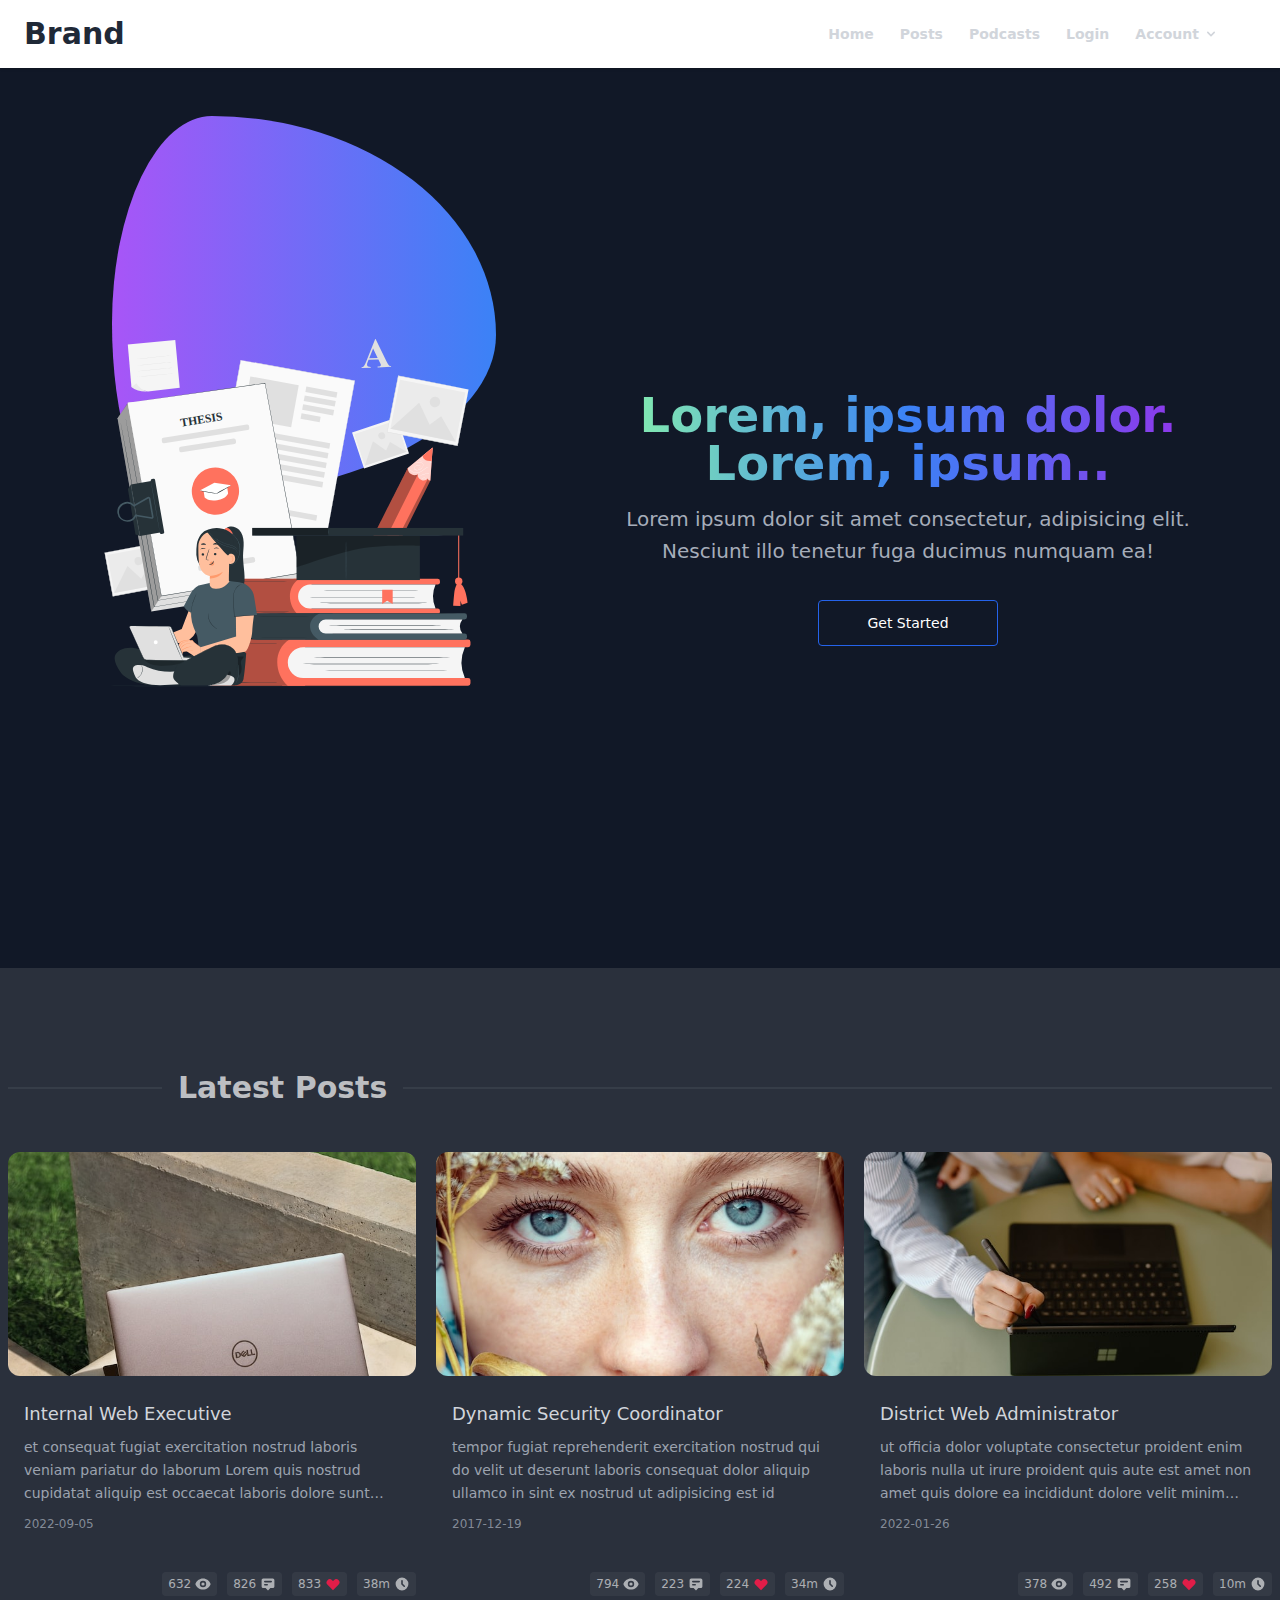
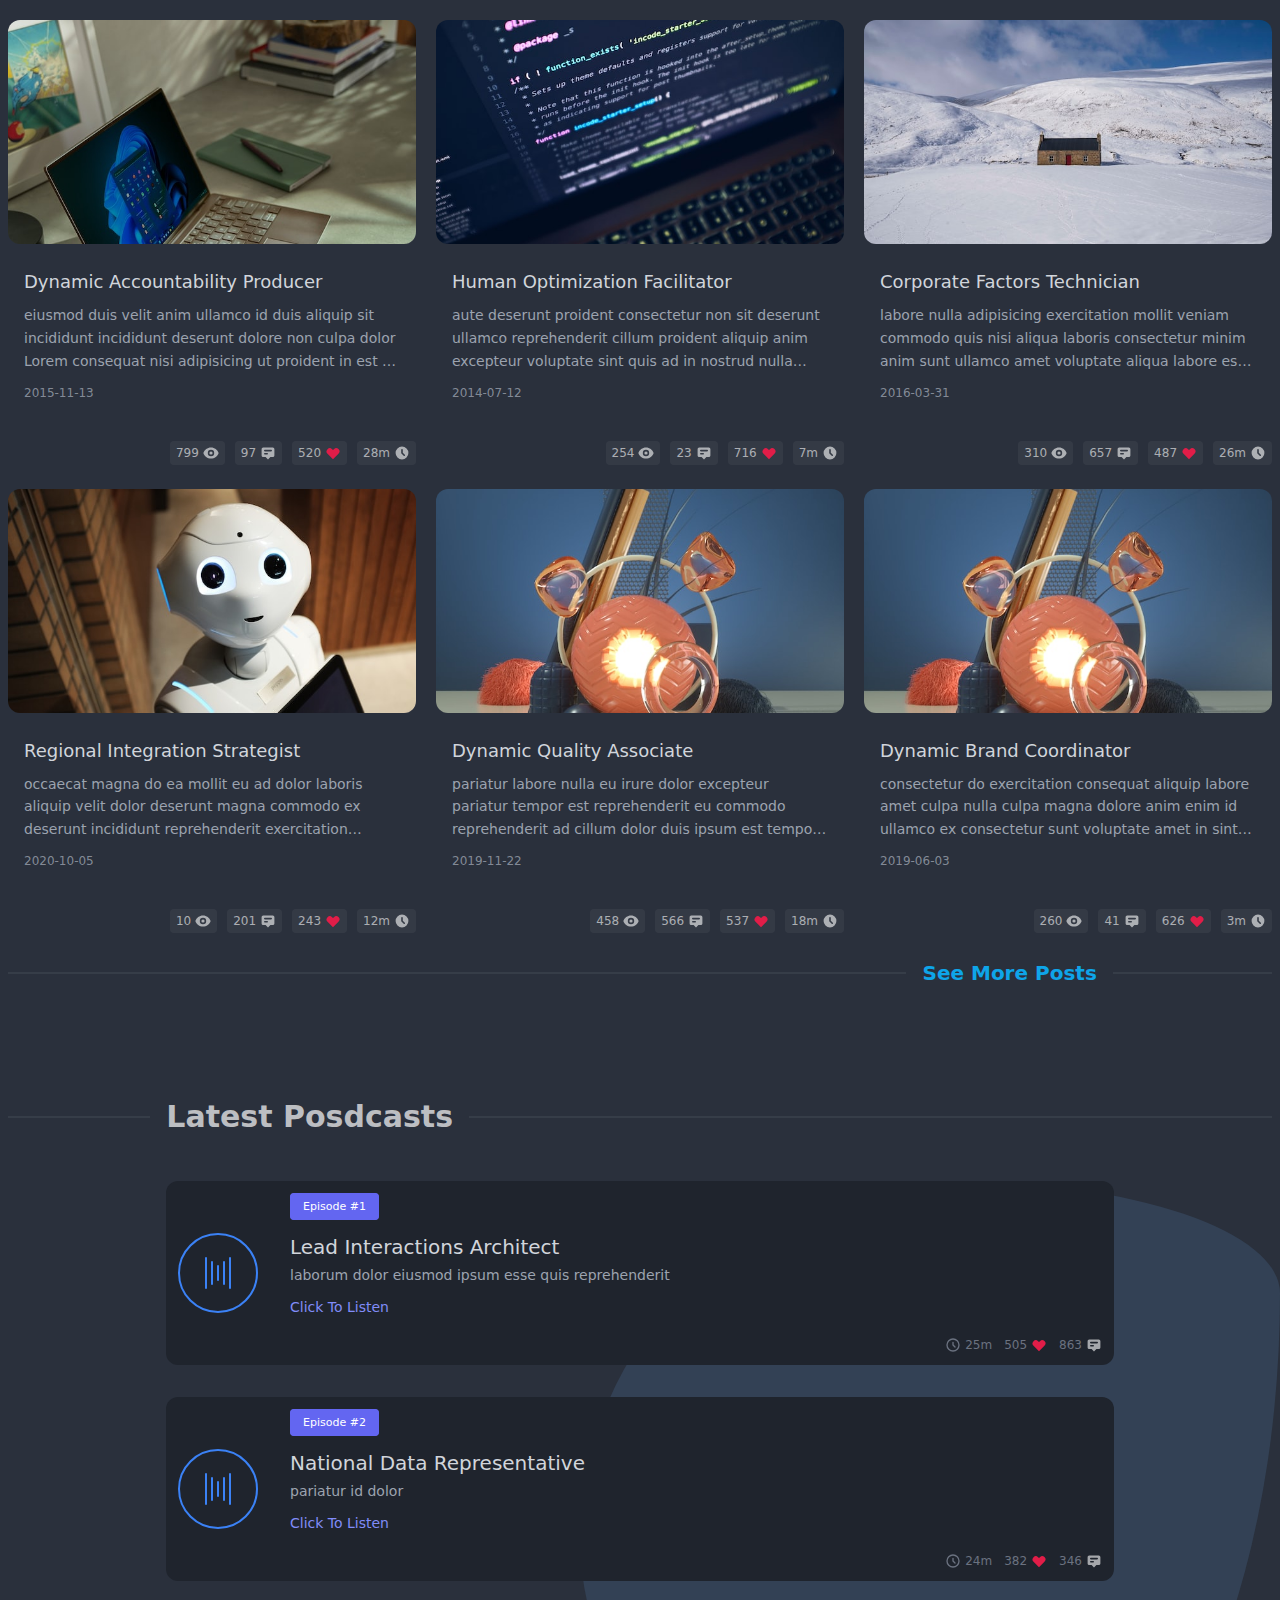
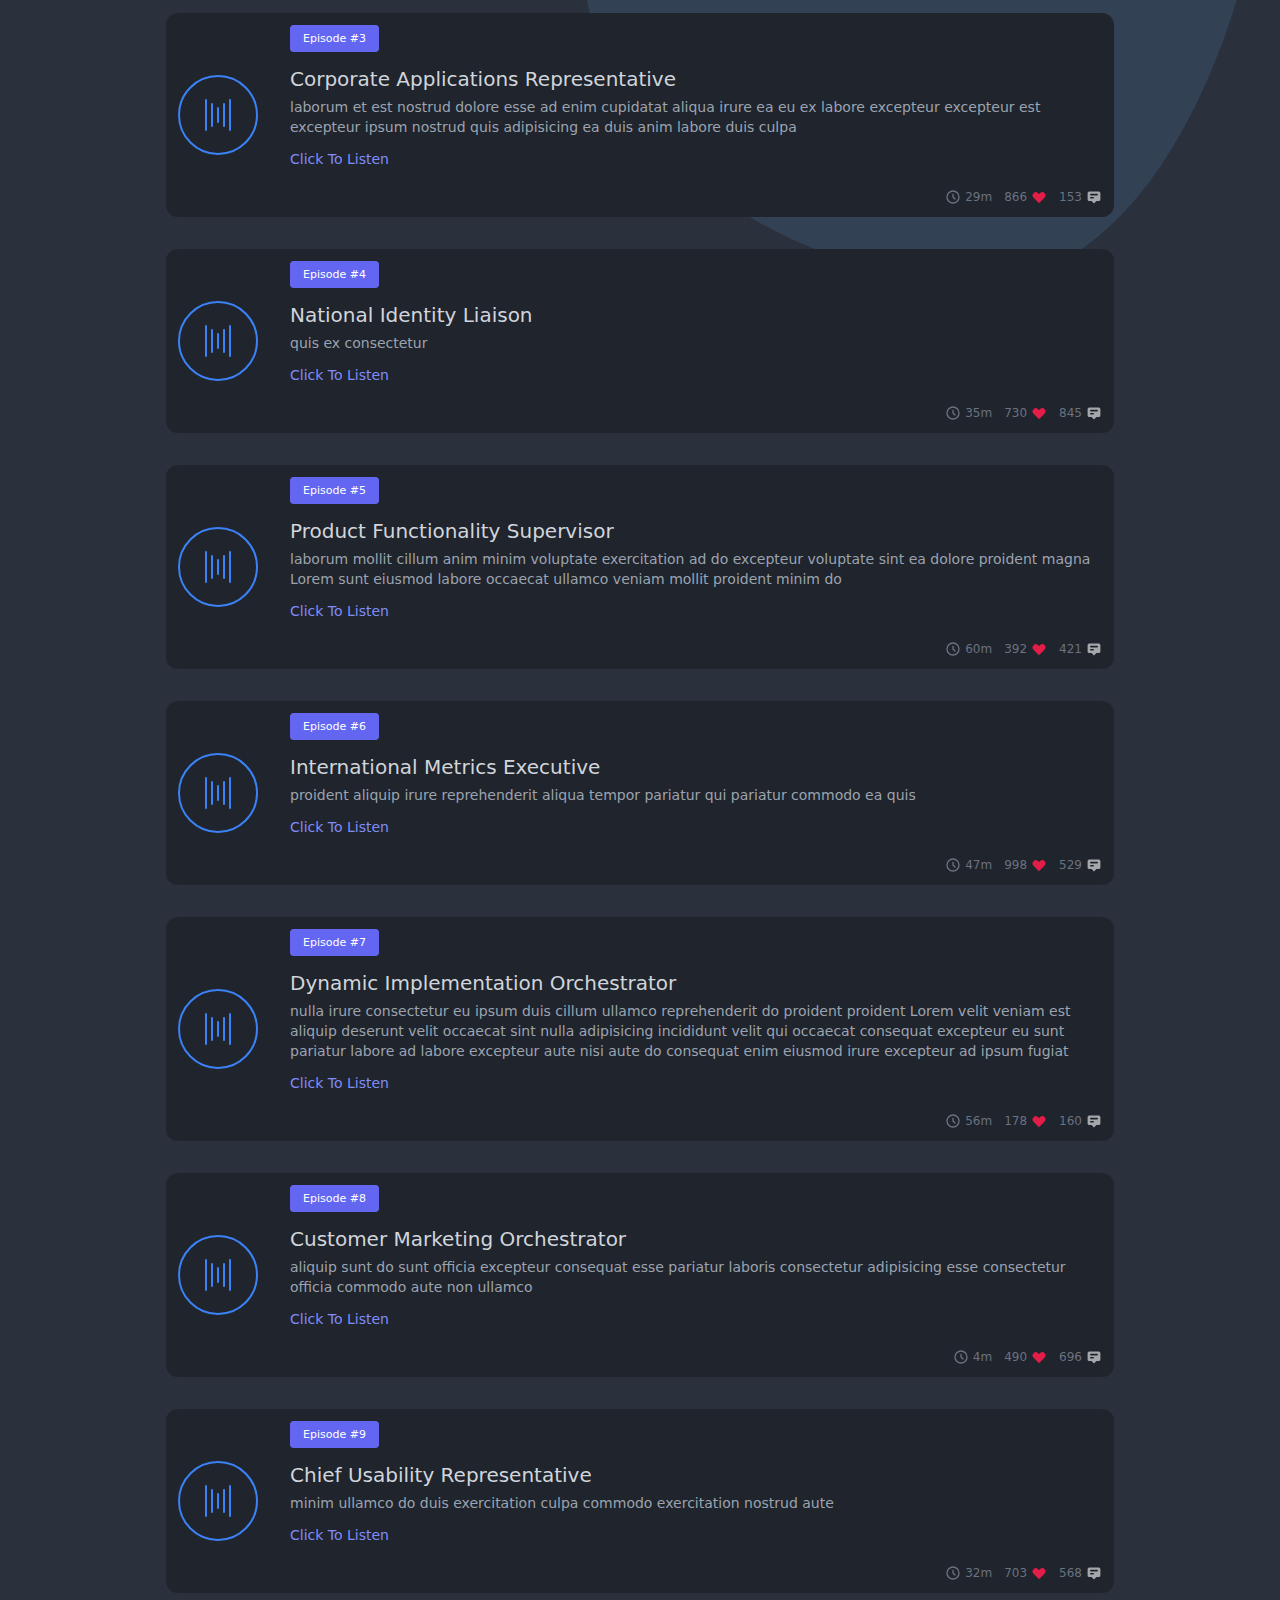
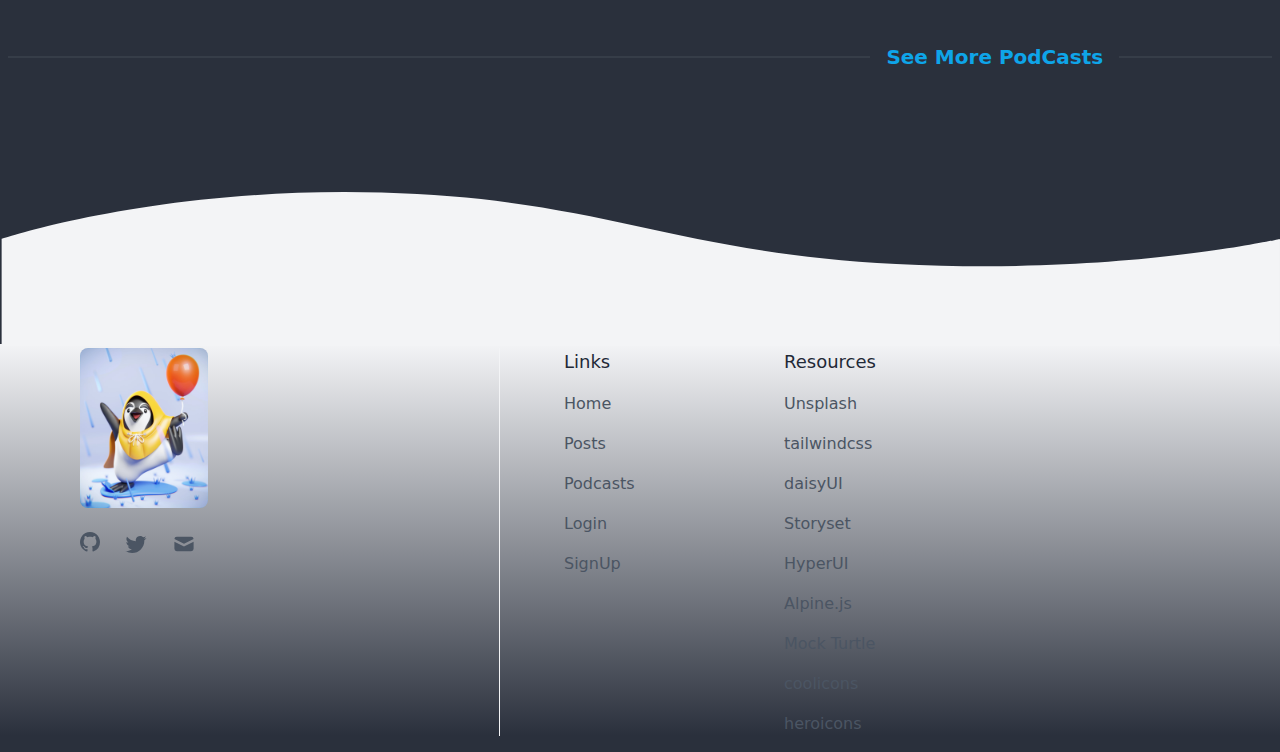
<file: index.html>
<!doctype html><html lang="en" data-theme="dark"><head><meta charset="UTF-8"><meta http-equiv="X-UA-Compatible" content="IE=edge"><meta name="viewport" content="width=device-width,initial-scale=1"><title>Document</title><link rel="stylesheet" href="output.css"></head><body class="w-full min-h-screen"><div x-data x-html="await(await fetch('navigation.html')).text()"></div><section class="bg-gray-900 overflow-hidden"><div class="mx-auto max-w-screen-xl px-4 py-32 flex flex-col lg:flex-row lg:h-screen lg:items-center relative"><div class="fancy-border w-96 h-96 bg-gradient-to-r from-purple-500 to-blue-500 absolute top-12 left-28 z-10"></div><style>svg#freepik_stories-thesis:not(.animated) .animable {opacity: 0;}svg#freepik_stories-thesis.animated #freepik--background-complete--inject-2 {animation: 1s 1 forwards cubic-bezier(.36,-0.01,.5,1.38) slideDown,3s Infinite  linear floating;animation-delay: 0s,2.5s;}svg#freepik_stories-thesis.animated #freepik--Floor--inject-2 {animation: 1s 1 forwards cubic-bezier(.36,-0.01,.5,1.38) zoomOut;animation-delay: 0s;}svg#freepik_stories-thesis.animated #freepik--Thesis--inject-2 {animation: 1s 1 forwards cubic-bezier(.36,-0.01,.5,1.38) slideLeft;animation-delay: 0s;}svg#freepik_stories-thesis.animated #freepik--Books--inject-2 {animation: 1s 1 forwards cubic-bezier(.36,-0.01,.5,1.38) slideRight;animation-delay: 0s;}svg#freepik_stories-thesis.animated #freepik--Pencil--inject-2 {animation: 1s 1 forwards cubic-bezier(.36,-0.01,.5,1.38) slideLeft;animation-delay: 0s;}svg#freepik_stories-thesis.animated #freepik--graduation-cap--inject-2 {animation: 1s 1 forwards cubic-bezier(.36,-0.01,.5,1.38) slideLeft;animation-delay: 0s;}svg#freepik_stories-thesis.animated #freepik--Character--inject-2 {animation: 1s 1 forwards cubic-bezier(.36,-0.01,.5,1.38) lightSpeedLeft,3s Infinite  linear floating;animation-delay: 0s,1s;}            @keyframes slideDown {                0% {                    opacity: 0;                    transform: translateY(-30px);                }                100% {                    opacity: 1;                    transform: translateY(0);                }            }                    @keyframes floating {                0% {                    opacity: 1;                    transform: translateY(0px);                }                50% {                    transform: translateY(-10px);                }                100% {                    opacity: 1;                    transform: translateY(0px);                }            }                    @keyframes zoomOut {                0% {                    opacity: 0;                    transform: scale(1.5);                }                100% {                    opacity: 1;                    transform: scale(1);                }            }                    @keyframes slideLeft {                0% {                    opacity: 0;                    transform: translateX(-30px);                }                100% {                    opacity: 1;                    transform: translateX(0);                }            }                    @keyframes slideRight {                0% {                    opacity: 0;                    transform: translateX(30px);                }                100% {                    opacity: 1;                    transform: translateX(0);                }            }                    @keyframes lightSpeedLeft {              from {                transform: translate3d(-50%, 0, 0) skewX(20deg);                opacity: 0;              }              60% {                transform: skewX(-10deg);                opacity: 1;              }              80% {                transform: skewX(2deg);              }              to {                opacity: 1;                transform: translate3d(0, 0, 0);              }            }</style><svg class="animated w-full max-w-[400px] mx-auto z-20" id="freepik_stories-thesis" xmlns="http://www.w3.org/2000/svg" viewBox="0 0 500 500" version="1.1" xmlns:xlink="http://www.w3.org/1999/xlink" xmlns:svgjs="http://svgjs.com/svgjs"><g id="freepik--background-complete--inject-2" class="animable" style="transform-origin: 253.2px 187.16px;"><g id="elxca7fhkyhbi"><rect x="30.42" y="286.45" width="69.22" height="55.34" style="fill: rgb(245, 245, 245); transform-origin: 65.03px 314.12px; transform: rotate(-10.6deg);" class="animable"></rect></g><path d="M94,280.56l-.33.08-1,.19-3.69.72-13.93,2.67L26,293.52l.19-.28c3,16.19,6.52,34.75,10.21,54.39h0l-.31-.22,68-12.68-.17.26c-3-16.38-5.52-29.95-7.27-39.46-.86-4.75-1.54-8.48-2-11-.23-1.27-.4-2.24-.52-2.92s-.17-1-.17-1,.08.32.2,1l.57,2.87c.49,2.55,1.2,6.26,2.11,11,1.81,9.53,4.39,23.14,7.51,39.56l.05.21-.22.05L36.14,348l-.26.05-.05-.27h0c-3.66-19.64-7.13-38.2-10.15-54.4l0-.23.24-.05L75.16,284l13.89-2.54,3.67-.66.93-.16Z" style="fill: rgb(224, 224, 224); transform-origin: 65.04px 314.305px;" id="elp4pbohqfgwc" class="animable"></path><g id="el4tdailujrqs"><rect x="32.8" y="289.94" width="64.36" height="48.37" style="fill: rgb(235, 235, 235); transform-origin: 64.98px 314.125px; transform: rotate(-10.6deg);" class="animable"></rect></g><polygon points="37.8 343.82 54.37 310.13 71.51 326.06 78.95 314.44 101.06 331.99 37.8 343.82" style="fill: rgb(224, 224, 224); transform-origin: 69.43px 326.975px;" id="el26nhaizjwvs" class="animable"></polygon><path d="M73.19,302.87a5.07,5.07,0,1,1-5.92-4.05A5.07,5.07,0,0,1,73.19,302.87Z" style="fill: rgb(224, 224, 224); transform-origin: 68.2065px 303.803px;" id="elidt74hp8ujo" class="animable"></path><g id="elb03bxk068xw"><rect x="151.97" y="89.38" width="195.57" height="144.8" style="fill: rgb(250, 250, 250); transform-origin: 249.755px 161.78px; transform: rotate(-79.74deg);" class="animable"></rect></g><path d="M303.57,270.89s.05-.32.15-.92l.48-2.71c.42-2.38,1.05-5.9,1.86-10.47,1.65-9.16,4.05-22.54,7.09-39.48l25-138.9.2.28L195.9,52.92h0l.31-.22c-13,71.79-25.07,138.29-34.89,192.43l-.17-.25,103.53,18.86L293.41,269l7.56,1.4c1.71.31,2.6.49,2.6.49l-2.56-.44-7.53-1.34L264.75,264l-103.7-18.66-.21,0,0-.21c9.79-54.16,21.82-120.66,34.8-192.45l0-.26.27,0h0L338.45,78.21l.24.05,0,.23c-10.37,57-19.13,105.13-25.29,139l-7.2,39.4c-.84,4.55-1.48,8-1.92,10.42-.22,1.17-.38,2.06-.49,2.67Z" style="fill: rgb(224, 224, 224); transform-origin: 249.765px 161.655px;" id="el37df7prdn6w" class="animable"></path><g id="elao7mttu70qk"><rect x="202.69" y="78.04" width="61.48" height="53.56" style="fill: rgb(224, 224, 224); transform-origin: 233.43px 104.82px; transform: rotate(10.26deg);" class="animable"></rect></g><g id="elcxh6emw3co"><rect x="277.03" y="89.12" width="39.36" height="6.99" style="fill: rgb(224, 224, 224); transform-origin: 296.71px 92.615px; transform: rotate(10.26deg);" class="animable"></rect></g><g id="el6u2s4g425bh"><rect x="195.71" y="146.52" width="112.34" height="6.99" style="fill: rgb(224, 224, 224); transform-origin: 251.88px 150.015px; transform: rotate(10.26deg);" class="animable"></rect></g><g id="elf1hmpn0qrm"><rect x="193.52" y="158.63" width="112.34" height="6.99" style="fill: rgb(224, 224, 224); transform-origin: 249.69px 162.125px; transform: rotate(10.26deg);" class="animable"></rect></g><g id="elw968vb38x3r"><rect x="191.33" y="170.73" width="112.34" height="6.99" style="fill: rgb(224, 224, 224); transform-origin: 247.5px 174.225px; transform: rotate(10.26deg);" class="animable"></rect></g><g id="elj3alueoe6wj"><rect x="189.13" y="182.84" width="112.34" height="6.99" style="fill: rgb(224, 224, 224); transform-origin: 245.3px 186.335px; transform: rotate(10.26deg);" class="animable"></rect></g><g id="eltfsw30rcz7b"><rect x="186.94" y="194.94" width="112.34" height="6.99" style="fill: rgb(224, 224, 224); transform-origin: 243.11px 198.435px; transform: rotate(10.26deg);" class="animable"></rect></g><g id="elcftrt9rl6nm"><rect x="179.43" y="236.44" width="112.34" height="6.99" style="fill: rgb(224, 224, 224); transform-origin: 235.6px 239.935px; transform: rotate(10.26deg);" class="animable"></rect></g><g id="elnikahcuiv6a"><rect x="185.16" y="202.53" width="61.67" height="6.99" style="fill: rgb(224, 224, 224); transform-origin: 215.995px 206.025px; transform: rotate(10.26deg);" class="animable"></rect></g><g id="el7172nxq3e0a"><rect x="275.02" y="100.25" width="39.36" height="6.99" style="fill: rgb(224, 224, 224); transform-origin: 294.7px 103.745px; transform: rotate(10.26deg);" class="animable"></rect></g><g id="elx03v6u726ui"><rect x="273" y="111.38" width="39.36" height="6.99" style="fill: rgb(224, 224, 224); transform-origin: 292.68px 114.875px; transform: rotate(10.4077deg);" class="animable"></rect></g><g id="elxrguikiecv"><rect x="271.11" y="121.16" width="24.27" height="6.99" style="fill: rgb(224, 224, 224); transform-origin: 283.245px 124.655px; transform: rotate(10.26deg);" class="animable"></rect></g><path d="M368,51.76l-12.29.5-1.33,3.44a7.59,7.59,0,0,0-.6,2.83A2.32,2.32,0,0,0,355,60.64a10.09,10.09,0,0,0,3.44.47l0,1L347,62.53l0-1a5.17,5.17,0,0,0,3-1.68,20.43,20.43,0,0,0,2.77-5.36L364,26.27l.49,0,13.69,28q2,4,3.16,5a4,4,0,0,0,2.5.83l0,.94-16.83.68,0-.95.7,0a5.19,5.19,0,0,0,2.82-.68,1.34,1.34,0,0,0,.52-1.2,3.21,3.21,0,0,0-.19-.94c0-.15-.33-.79-.85-1.89Zm-.95-1.86-5.66-11.78-4.86,12.2Z" style="fill: rgb(224, 224, 224); transform-origin: 365.42px 44.4px;" id="el2barroz5w2s" class="animable"></path><g id="elzz25907ud4"><rect x="341.04" y="132.61" width="59.26" height="47.38" style="fill: rgb(245, 245, 245); transform-origin: 370.67px 156.3px; transform: rotate(-18.47deg);" class="animable"></rect></g><g id="el02i68ydxwrfz"><rect x="343.08" y="135.6" width="55.09" height="41.41" style="fill: rgb(235, 235, 235); transform-origin: 370.625px 156.305px; transform: rotate(-18.47deg);" class="animable"></rect></g><polygon points="351.06 184.67 361.16 154.16 377.56 165.66 382.5 154.93 403.31 167.22 351.06 184.67" style="fill: rgb(224, 224, 224); transform-origin: 377.185px 169.415px;" id="elmnebyq4lwcp" class="animable"></polygon><path d="M376.26,145.79a4.34,4.34,0,1,1-5.49-2.74A4.33,4.33,0,0,1,376.26,145.79Z" style="fill: rgb(224, 224, 224); transform-origin: 372.144px 147.165px;" id="el6becwm2c3zp" class="animable"></path><g id="elbe9fgpidkwg"><rect x="394.11" y="71.12" width="71.59" height="89.54" style="fill: rgb(245, 245, 245); transform-origin: 429.905px 115.89px; transform: rotate(-78.92deg);" class="animable"></rect></g><path d="M480.72,89.37l-.43-.07-1.24-.22-4.78-.91-18-3.46L392.8,72.4l.28-.19c-4.09,20.91-8.77,44.88-13.73,70.25h0l-.21-.32L467,159.41l-.26.17c4.19-21.14,7.66-38.67,10.09-50.92,1.23-6.13,2.19-10.94,2.85-14.23.33-1.64.58-2.89.76-3.76s.28-1.3.28-1.3-.07.43-.23,1.27-.39,2.1-.7,3.72c-.63,3.28-1.55,8.08-2.72,14.2-2.38,12.3-5.79,29.89-9.89,51.11l-.05.22-.21,0L379,142.68l-.26-.05.05-.26h0c5-25.36,9.69-49.33,13.79-70.24l.05-.24.23.05L456.47,84.5l17.92,3.58,4.73,1,1.2.25Z" style="fill: rgb(224, 224, 224); transform-origin: 429.73px 115.89px;" id="elrkcxpdr1uc" class="animable"></path><g id="elo1k2uyzl46t"><rect x="398.56" y="74.26" width="62.57" height="83.25" style="fill: rgb(235, 235, 235); transform-origin: 429.845px 115.885px; transform: rotate(-78.92deg);" class="animable"></rect></g><polygon points="382.98 138.59 418.99 106.01 431.99 133.35 446.48 122.93 464.68 154.59 382.98 138.59" style="fill: rgb(224, 224, 224); transform-origin: 423.83px 130.3px;" id="elr6xn2nagd8g" class="animable"></polygon><path d="M445.09,106.26a6.56,6.56,0,1,1-5.18-7.69A6.55,6.55,0,0,1,445.09,106.26Z" style="fill: rgb(224, 224, 224); transform-origin: 438.651px 105.008px;" id="elhiox4a17wqm" class="animable"></path><polygon points="54.74 33.21 59.28 86.19 79.83 91.76 119.69 87.13 114.08 27.49 54.74 33.21" style="fill: rgb(245, 245, 245); transform-origin: 87.215px 59.625px;" id="elfanmo8q7mig" class="animable"></polygon><path d="M65.55,81.43l-6.26,4.76a22.73,22.73,0,0,0,8.17,4.54,32.74,32.74,0,0,0,12.37,1S70.34,90.12,65.55,81.43Z" style="fill: rgb(235, 235, 235); transform-origin: 69.56px 86.679px;" id="elsfa6qd8buhf" class="animable"></path><path d="M109.28,47c0,.1-10.08,1.15-22.53,2.36s-22.57,2.11-22.58,2S74.25,50.18,86.71,49,109.27,46.87,109.28,47Z" style="fill: rgb(224, 224, 224); transform-origin: 86.725px 49.1786px;" id="eli37xjc4pdre" class="animable"></path><path d="M109.87,55.12c0,.1-10.08,1.16-22.53,2.37s-22.57,2.1-22.58,2,10.08-1.16,22.54-2.37S109.86,55,109.87,55.12Z" style="fill: rgb(224, 224, 224); transform-origin: 87.315px 57.3035px;" id="el829ve4rnk9m" class="animable"></path><path d="M110.82,62.31c0,.1-10.08,1.16-22.53,2.36s-22.56,2.11-22.57,2,10.07-1.15,22.53-2.36S110.81,62.21,110.82,62.31Z" style="fill: rgb(224, 224, 224); transform-origin: 88.27px 64.4907px;" id="el55yh54ouaki" class="animable"></path><path d="M111.45,69.26c0,.09-10.08,1.15-22.54,2.36s-22.56,2.11-22.57,2,10.08-1.16,22.54-2.36S111.44,69.16,111.45,69.26Z" style="fill: rgb(224, 224, 224); transform-origin: 88.895px 71.4408px;" id="elk06x1gredk" class="animable"></path></g><g id="freepik--Floor--inject-2" class="animable" style="transform-origin: 249px 459.895px;"><path d="M484.39,459.9c0,.14-105.4.26-235.38.26s-235.4-.12-235.4-.26,105.37-.27,235.4-.27S484.39,459.75,484.39,459.9Z" style="fill: rgb(38, 50, 56); transform-origin: 249px 459.895px;" id="elchecacqix7t" class="animable"></path></g><g id="freepik--Thesis--inject-2" class="animable" style="transform-origin: 156.069px 224.035px;"><polygon points="41.94 125.35 84.1 366.77 261.88 338.86 270.12 318.95 222.02 95.72 55.38 105.66 41.94 125.35" style="fill: rgb(224, 224, 224); transform-origin: 156.03px 231.245px;" id="eljy2ew1v8m1" class="animable"></polygon><g id="elp2cc26dfji"><polygon points="84.1 366.77 96.73 347.42 54.57 105.99 41.94 125.35 84.1 366.77" style="opacity: 0.3; transform-origin: 69.335px 236.38px;" class="animable"></polygon></g><polygon points="54.57 105.99 96.73 347.42 270.12 318.95 226.31 81.5 54.57 105.99" style="fill: rgb(250, 250, 250); transform-origin: 162.345px 214.46px;" id="elx8qj9pqwp9" class="animable"></polygon><path d="M54.57,106l171.71-24.7.21,0,0,.2C238.78,147.81,254,230,270.38,318.9l.05.27-.27.05-2.86.47-170.53,28-.24,0,0-.24C71.73,204.86,54.94,108.12,54.57,106c.37,2.13,17.36,98.83,42.4,241.38l-.28-.19,170.52-28,2.86-.47-.22.31c-16.38-88.91-31.52-171.1-43.75-237.46l.24.17Z" style="fill: rgb(38, 50, 56); transform-origin: 162.5px 214.495px;" id="elktcwbdzv48" class="animable"></path><g id="elrhle9ijv4j"><circle cx="164.29" cy="216.42" r="29.55" style="fill: rgb(255, 114, 94); transform-origin: 164.29px 216.42px; transform: rotate(-82.43deg);" class="animable"></circle></g><path d="M150.74,224.18l-1.34-8.51L178.87,211l1.26,8s-1.8,6.88-13.72,8.76S150.74,224.18,150.74,224.18Z" style="fill: rgb(255, 255, 255); transform-origin: 164.765px 219.577px;" id="elfpp6qrolsic" class="animable"></path><polygon points="144.75 215.72 165.78 219.46 184.02 209.2 162.96 205.87 144.75 215.72" style="fill: rgb(255, 255, 255); transform-origin: 164.385px 212.665px;" id="el546txx2125" class="animable"></polygon><g id="el88jurl4f84a"><rect x="96.64" y="141.39" width="110.49" height="6.96" rx="2.35" style="fill: rgb(224, 224, 224); transform-origin: 151.885px 144.87px; transform: rotate(-8.98deg);" class="animable"></rect></g><g id="el5kghuyzo5rx"><rect x="118.57" y="155.76" width="71.79" height="6.96" rx="2.35" style="fill: rgb(224, 224, 224); transform-origin: 154.465px 159.24px; transform: rotate(-8.98deg);" class="animable"></rect></g><g id="eluumususxroi"><rect x="142.43" y="303.89" width="71.79" height="6.96" rx="2.35" style="fill: rgb(224, 224, 224); transform-origin: 178.325px 307.37px; transform: rotate(-8.98deg);" class="animable"></rect></g><path d="M261.19,325.66l-.84.16-2.48.43-9.59,1.6-35.61,5.84L92.37,353.24l-.26.05,0-.26c-1.68-9.55-3.45-19.55-5.25-29.74C77.18,268.54,68.46,219,62.15,183.11c-3.13-17.94-5.66-32.45-7.42-42.49-.86-5-1.53-8.91-2-11.56-.22-1.32-.39-2.32-.51-3s-.15-1-.15-1,.08.35.21,1,.31,1.69.55,3c.48,2.65,1.18,6.54,2.09,11.54,1.79,10,4.38,24.54,7.58,42.46,6.35,35.88,15.13,85.42,24.82,140.16,1.8,10.18,3.56,20.19,5.25,29.74l-.31-.22,120.34-19.38,35.63-5.68,9.6-1.51,2.49-.38Z" style="fill: rgb(38, 50, 56); transform-origin: 156.63px 239.175px;" id="elq6wsxo82z18" class="animable"></path><path d="M248,334.74l-.79.16-2.34.41-9.06,1.54-33.68,5.62L87.83,361.39l-.26,0,0-.25L81,325.47c-9.79-54-18.65-102.85-25.07-138.23-3.18-17.68-5.76-32-7.54-41.9-.87-4.94-1.56-8.78-2-11.4-.22-1.29-.4-2.28-.51-3s-.16-1-.16-1,.08.33.21,1l.57,3c.48,2.61,1.2,6.44,2.12,11.37l7.7,41.87c6.46,35.38,15.38,84.23,25.23,138.2,2.22,12.23,4.4,24.2,6.49,35.71l-.3-.21,114.31-18.74,33.7-5.47,9.07-1.45,2.35-.36Z" style="fill: rgb(38, 50, 56); transform-origin: 146.86px 245.665px;" id="elka5i2n8oj0r" class="animable"></path><polygon points="58.76 208.23 54.85 213.75 64.34 270.64 69.99 272.56 58.76 208.23" style="fill: rgb(38, 50, 56); transform-origin: 62.42px 240.395px;" id="elr67dnjbbk7" class="animable"></polygon><g id="el32qgx2mmg4h"><rect x="64.17" y="205.38" width="27.48" height="65.3" style="fill: rgb(38, 50, 56); transform-origin: 77.91px 238.03px; transform: rotate(-9.91deg);" class="animable"></rect></g><g id="eluajhvmcjla"><rect x="89.1" y="200.62" width="5.49" height="69.84" rx="1.85" style="fill: rgb(38, 50, 56); transform-origin: 91.845px 235.54px; transform: rotate(-9.9deg);" class="animable"></rect></g><path d="M54.08,254.77A12.42,12.42,0,0,1,41.82,244a12.4,12.4,0,0,1,20.79-10.69l16.9-9.6a2.32,2.32,0,0,1,3.43,1.62l4,22.89a2.31,2.31,0,0,1-2.65,2.69l-19.08-3a12.44,12.44,0,0,1-11.13,6.88Zm0-22.81a9.47,9.47,0,0,0-1.5.11,10.58,10.58,0,0,0-8.81,11.68,10.4,10.4,0,0,0,19.9,2.64l.3-.72L84.61,249a.28.28,0,0,0,.27-.09.31.31,0,0,0,.09-.27l-4-22.9a.32.32,0,0,0-.18-.23.32.32,0,0,0-.29,0L62.25,235.83l-.54-.57A10.43,10.43,0,0,0,54.11,232Z" style="fill: rgb(69, 90, 100); transform-origin: 64.3424px 239.099px;" id="elym4jc76epci" class="animable"></path><path d="M94.68,267.75a3.53,3.53,0,0,1-.14-.64c-.09-.48-.2-1.09-.35-1.84-.3-1.67-.72-4-1.24-6.8-1-5.79-2.44-13.69-4-22.42s-2.89-16.65-3.89-22.46c-.47-2.82-.85-5.13-1.12-6.81-.12-.76-.21-1.38-.28-1.86a2.64,2.64,0,0,1-.06-.65,4.63,4.63,0,0,1,.16.63c.1.48.23,1.09.38,1.84.32,1.67.76,4,1.29,6.79,1.07,5.73,2.5,13.66,4,22.42s2.9,16.71,3.84,22.46c.48,2.88.84,5.21,1.08,6.82.11.81.21,1.43.25,1.87A2.66,2.66,0,0,1,94.68,267.75Z" style="fill: rgb(69, 90, 100); transform-origin: 89.1393px 236.01px;" id="el4k0ljr2u2gh" class="animable"></path><path d="M69.45,272.78a5.68,5.68,0,0,1-.14-.65c-.09-.47-.2-1.08-.34-1.84-.31-1.67-.73-4-1.25-6.79-1-5.8-2.44-13.7-4-22.43s-2.88-16.65-3.89-22.45c-.47-2.83-.85-5.14-1.12-6.81-.12-.77-.21-1.38-.28-1.86a2.71,2.71,0,0,1-.06-.66,3.68,3.68,0,0,1,.17.64c.09.48.22,1.09.37,1.84.32,1.67.76,4,1.29,6.78,1.07,5.74,2.5,13.66,4,22.43s2.9,16.7,3.85,22.45c.47,2.88.84,5.21,1.07,6.83.11.81.21,1.43.25,1.86A2.74,2.74,0,0,1,69.45,272.78Z" style="fill: rgb(69, 90, 100); transform-origin: 63.9093px 241.035px;" id="el0hz8uidunxud" class="animable"></path><path d="M184,209.2a10.26,10.26,0,0,1-1.38.89l-3.86,2.27c-3.28,1.9-7.83,4.49-12.87,7.33l-.09.05-.09,0-.21,0c-5.75-1-11-2-14.7-2.69l-4.45-.87a9.33,9.33,0,0,1-1.62-.4,12.11,12.11,0,0,1,1.66.19l4.47.71c3.78.62,9,1.52,14.74,2.54l.2,0-.18,0c5.05-2.83,9.63-5.37,13-7.19l3.95-2.12A8.63,8.63,0,0,1,184,209.2Z" style="fill: rgb(38, 50, 56); transform-origin: 164.365px 214.47px;" id="elzy399v3xkl" class="animable"></path><text transform="matrix(0.99, -0.16, 0.16, 0.99, 121.26, 135.83)" style="font-size:14.684189796447754px;fill:#263238;font-family:Montserrat-ExtraBold, Montserrat;font-weight:800">THESIS</text></g><g id="freepik--Books--inject-2" class="animable" style="transform-origin: 313.485px 392.675px;"><path d="M199.18,325.79h85.26a0,0,0,0,1,0,0v44.74a0,0,0,0,1,0,0H199.18a17.65,17.65,0,0,1-17.65-17.65v-9.45a17.65,17.65,0,0,1,17.65-17.65Z" style="fill: rgb(255, 114, 94); transform-origin: 232.985px 348.155px;" id="ell33spqp06f" class="animable"></path><path d="M262.15,325.79H442a2.93,2.93,0,0,1,2.93,2.93v1.57a2.93,2.93,0,0,1-2.93,2.93H262.15a0,0,0,0,1,0,0v-7.43A0,0,0,0,1,262.15,325.79Z" style="fill: rgb(255, 114, 94); transform-origin: 353.54px 329.505px;" id="elpbyv0uro7yj" class="animable"></path><path d="M262.15,363.11H442a2.93,2.93,0,0,1,2.93,2.93v1.57a2.93,2.93,0,0,1-2.93,2.93H262.15a0,0,0,0,1,0,0v-7.43a0,0,0,0,1,0,0Z" style="fill: rgb(255, 114, 94); transform-origin: 353.54px 366.825px;" id="el8kgwirvoeng" class="animable"></path><path d="M439.46,363.11H282.55a14.94,14.94,0,0,1-14.94-14.95h0a14.94,14.94,0,0,1,14.94-14.94H439.46A37,37,0,0,0,439.46,363.11Z" style="fill: rgb(245, 245, 245); transform-origin: 353.535px 348.165px;" id="elsbmy315y7sl" class="animable"></path><g id="eljm8tu4zuqv"><path d="M267.61,370.54H199.53a18,18,0,0,1-18-18v-8.89a17.86,17.86,0,0,1,17.86-17.86h69.91C253.11,335.61,254.32,359.11,267.61,370.54Z" style="opacity: 0.3; transform-origin: 225.415px 348.165px;" class="animable"></path></g><path d="M420.4,349.55c0,.15-32.21.27-71.93.27s-71.93-.12-71.93-.27,32.2-.27,71.93-.27S420.4,349.4,420.4,349.55Z" style="fill: rgb(38, 50, 56); transform-origin: 348.47px 349.55px;" id="elgz197nkp39n" class="animable"></path><path d="M435.2,356.19c0,.15-32.21.27-71.93.27s-71.93-.12-71.93-.27,32.2-.26,71.93-.26S435.2,356.05,435.2,356.19Z" style="fill: rgb(38, 50, 56); transform-origin: 363.27px 356.195px;" id="elf3zphjm62g5" class="animable"></path><path d="M430.84,340.13c0,.15-32.21.27-71.93.27s-71.94-.12-71.94-.27,32.2-.27,71.94-.27S430.84,340,430.84,340.13Z" style="fill: rgb(38, 50, 56); transform-origin: 358.905px 340.13px;" id="el7spg594cb" class="animable"></path><path d="M259.73,367.4c0,.15-15.08.27-33.67.27s-33.67-.12-33.67-.27,15.07-.27,33.67-.27S259.73,367.25,259.73,367.4Z" style="fill: rgb(38, 50, 56); transform-origin: 226.06px 367.4px;" id="ela1l0rbjawlr" class="animable"></path><path d="M259.73,329.51c0,.15-15.08.27-33.67.27s-33.67-.12-33.67-.27,15.07-.27,33.67-.27S259.73,329.36,259.73,329.51Z" style="fill: rgb(38, 50, 56); transform-origin: 226.06px 329.51px;" id="el2m8v1ew760x" class="animable"></path><path d="M161.54,401.94H276.43a0,0,0,0,1,0,0v57.62a0,0,0,0,1,0,0H161.54a17.65,17.65,0,0,1-17.65-17.65V419.59a17.65,17.65,0,0,1,17.65-17.65Z" style="fill: rgb(255, 114, 94); transform-origin: 210.16px 430.75px;" id="el30opbivz6gj" class="animable"></path><path d="M247.72,401.94H480.15a2.93,2.93,0,0,1,2.93,2.93v3.71a2.93,2.93,0,0,1-2.93,2.93H247.72a0,0,0,0,1,0,0v-9.57A0,0,0,0,1,247.72,401.94Z" style="fill: rgb(255, 114, 94); transform-origin: 365.4px 406.725px;" id="el7v1x6ndnuvf" class="animable"></path><path d="M247.72,450H480.15a2.93,2.93,0,0,1,2.93,2.93v3.71a2.93,2.93,0,0,1-2.93,2.93H247.72a0,0,0,0,1,0,0V450A0,0,0,0,1,247.72,450Z" style="fill: rgb(255, 114, 94); transform-origin: 365.4px 454.785px;" id="elfw7rhlyynyi" class="animable"></path><path d="M476.06,450H274a19.25,19.25,0,0,1-19.24-19.25h0A19.24,19.24,0,0,1,274,411.51H476.06A47.59,47.59,0,0,0,476.06,450Z" style="fill: rgb(245, 245, 245); transform-origin: 365.41px 430.755px;" id="elkp3jwcz8lis" class="animable"></path><g id="elu1cia2kmes"><path d="M254.74,459.56H161.31a17.41,17.41,0,0,1-17.41-17.42V420a18,18,0,0,1,18-18h95C236.07,414.58,237.63,444.85,254.74,459.56Z" style="opacity: 0.3; transform-origin: 200.4px 430.78px;" class="animable"></path></g><path d="M451.51,432.54c0,.15-41.48.27-92.63.27s-92.64-.12-92.64-.27,41.47-.27,92.64-.27S451.51,432.39,451.51,432.54Z" style="fill: rgb(38, 50, 56); transform-origin: 358.875px 432.54px;" id="elzboqlxpxuh" class="animable"></path><path d="M470.58,441.09c0,.15-41.48.27-92.64.27s-92.64-.12-92.64-.27,41.47-.26,92.64-.26S470.58,441,470.58,441.09Z" style="fill: rgb(38, 50, 56); transform-origin: 377.94px 441.095px;" id="elxcztoj66mp" class="animable"></path><path d="M465,424.6c0,.15-41.47.27-92.63.27s-92.64-.12-92.64-.27,41.47-.27,92.64-.27S465,424.45,465,424.6Z" style="fill: rgb(38, 50, 56); transform-origin: 372.365px 424.6px;" id="el9g2pyq7izpd" class="animable"></path><path d="M244.59,455.52c0,.15-19.41.27-43.36.27s-43.36-.12-43.36-.27,19.41-.26,43.36-.26S244.59,455.38,244.59,455.52Z" style="fill: rgb(38, 50, 56); transform-origin: 201.23px 455.525px;" id="elpd9qrvid44j" class="animable"></path><path d="M244.59,406.73c0,.14-19.41.26-43.36.26s-43.36-.12-43.36-.26,19.41-.27,43.36-.27S244.59,406.58,244.59,406.73Z" style="fill: rgb(38, 50, 56); transform-origin: 201.23px 406.725px;" id="elyqtzs148pdr" class="animable"></path><path d="M216.18,369.16h94.66a0,0,0,0,1,0,0v33a0,0,0,0,1,0,0H216.18a13,13,0,0,1-13-13v-7a13,13,0,0,1,13-13Z" style="fill: rgb(69, 90, 100); transform-origin: 257.01px 385.66px;" id="el4wjz5ge75ce" class="animable"></path><path d="M287.52,369.16H475.68a3.07,3.07,0,0,1,3.07,3.07v1.64a3.07,3.07,0,0,1-3.07,3.07H287.52a0,0,0,0,1,0,0v-7.77A0,0,0,0,1,287.52,369.16Z" style="fill: rgb(69, 90, 100); transform-origin: 383.135px 373.05px;" id="elxx5aewcq6fa" class="animable"></path><path d="M287.52,394.38H475.68a3.07,3.07,0,0,1,3.07,3.07v1.64a3.07,3.07,0,0,1-3.07,3.07H287.52a0,0,0,0,1,0,0v-7.77A0,0,0,0,1,287.52,394.38Z" style="fill: rgb(69, 90, 100); transform-origin: 383.135px 398.27px;" id="el5y55ewjqslj" class="animable"></path><path d="M473,394.38H302a8.73,8.73,0,0,1-8.73-8.72h0a8.73,8.73,0,0,1,8.73-8.73H473Q466.44,385.66,473,394.38Z" style="fill: rgb(245, 245, 245); transform-origin: 383.135px 385.655px;" id="el5x6cleji06i" class="animable"></path><g id="elq8uv9r9n3g"><path d="M293.22,402.15h-77a13.09,13.09,0,0,1-13.09-13.1v-6.52a13.36,13.36,0,0,1,13.36-13.37H295C278.05,376.4,279.32,393.73,293.22,402.15Z" style="opacity: 0.3; transform-origin: 249.065px 385.655px;" class="animable"></path></g><path d="M453.09,384.28c0,.15-33.7.27-75.26.27s-75.26-.12-75.26-.27,33.69-.26,75.26-.26S453.09,384.14,453.09,384.28Z" style="fill: rgb(38, 50, 56); transform-origin: 377.83px 384.285px;" id="eld75vx4xj9vm" class="animable"></path><path d="M468.58,389c0,.15-33.7.27-75.26.27s-75.26-.12-75.26-.27,33.69-.27,75.26-.27S468.58,388.83,468.58,389Z" style="fill: rgb(38, 50, 56); transform-origin: 393.32px 389px;" id="elz9xf431oexs" class="animable"></path><path d="M285,398.87c0,.15-15.77.27-35.23.27s-35.23-.12-35.23-.27,15.77-.27,35.23-.27S285,398.72,285,398.87Z" style="fill: rgb(38, 50, 56); transform-origin: 249.77px 398.87px;" id="eltggq7c85t2i" class="animable"></path><path d="M285,373.05c0,.15-15.77.26-35.23.26s-35.23-.11-35.23-.26,15.77-.27,35.23-.27S285,372.9,285,373.05Z" style="fill: rgb(38, 50, 56); transform-origin: 249.77px 373.045px;" id="elj5fzphj6qp" class="animable"></path><path d="M476.5,369.16c0,.15-57.87.27-129.23.27S218,369.31,218,369.16s57.85-.27,129.24-.27S476.5,369,476.5,369.16Z" style="fill: rgb(38, 50, 56); transform-origin: 347.25px 369.16px;" id="el6ejsaip72eo" class="animable"></path><polygon points="372.73 339.64 372.73 357.56 378.94 353.58 385.86 357.56 385.86 339.64 372.73 339.64" style="fill: rgb(255, 114, 94); transform-origin: 379.295px 348.6px;" id="elop1eqpbm15" class="animable"></polygon></g><g id="freepik--Pencil--inject-2" class="animable" style="transform-origin: 396.425px 228.46px;"><polygon points="435.84 161.77 404.57 187.82 357.01 281.78 386.66 295.18 432.92 203.03 435.84 161.77" style="fill: rgb(255, 114, 94); transform-origin: 396.425px 228.475px;" id="el2q1bm7430t" class="animable"></polygon><g id="elqz8movoi1si"><g style="opacity: 0.7; transform-origin: 420.265px 182.421px;" class="animable"><path d="M432.92,203a2.42,2.42,0,0,1-3-2.42,7.24,7.24,0,0,1-12.72-5.13,8.44,8.44,0,0,1-12.43-7.86l31-25.85Z" style="fill: rgb(255, 255, 255); transform-origin: 420.265px 182.421px;" id="el2lmqm2r890n" class="animable"></path></g></g><path d="M423.26,172.25s.48,7.78,11.38,6.42l1.2-16.9Z" style="fill: rgb(255, 114, 94); transform-origin: 429.55px 170.3px;" id="el9zfk6cba95d" class="animable"></path><g id="elz4iwizsqwig"><path d="M417.24,195.48l-45.85,92.29-14.38-6,47.56-94,.24-.2a8.15,8.15,0,0,0,.64,3.66,8.87,8.87,0,0,0,3.08,3.76,8.32,8.32,0,0,0,5.69,1.39A8.69,8.69,0,0,0,417.24,195.48Z" style="opacity: 0.3; transform-origin: 387.125px 237.67px;" class="animable"></path></g><g id="elvpb9yov0tbg"><path d="M430,200.61l-47.1,92.85,3.8,1.72L432.92,203a2.57,2.57,0,0,1-2.93-1.82A2.91,2.91,0,0,1,430,200.61Z" style="opacity: 0.3; transform-origin: 407.91px 247.895px;" class="animable"></path></g><path d="M417,186.52a.67.67,0,0,0-.16.41.88.88,0,0,0,.8.87,3.33,3.33,0,0,0,2-.56,2.11,2.11,0,0,0,.85-.94,1.39,1.39,0,0,0-.09-1.34,1.86,1.86,0,0,0-1.36-.69,6,6,0,0,0-1.73.1,9.35,9.35,0,0,0-3.57,1.39,2.38,2.38,0,0,0-1.1,1.63,2.13,2.13,0,0,0,.87,1.81,5.68,5.68,0,0,0,4.38.54A8.06,8.06,0,0,0,424,184a2.09,2.09,0,0,0-.46-1.8,3.81,3.81,0,0,0-1.54-1,11,11,0,0,0-3.29-.66,12.21,12.21,0,0,0-4.82.72c-.54.2-1,.39-1.23.52s-.42.2-.42.2a8.93,8.93,0,0,1,1.62-.81,12.13,12.13,0,0,1,4.85-.79,11.11,11.11,0,0,1,3.36.64,4,4,0,0,1,1.62,1.05,2.32,2.32,0,0,1,.52,2,8.35,8.35,0,0,1-8.64,6.09,4.16,4.16,0,0,1-2.19-.76,2.32,2.32,0,0,1-1-2,2.6,2.6,0,0,1,1.2-1.78,9.52,9.52,0,0,1,3.66-1.41,6.37,6.37,0,0,1,1.79-.08,2,2,0,0,1,1.46.77,1.56,1.56,0,0,1,.09,1.49,2.25,2.25,0,0,1-.91,1,3.37,3.37,0,0,1-2.05.53.93.93,0,0,1-.84-.95C416.83,186.6,417,186.51,417,186.52Z" style="fill: rgb(255, 255, 255); transform-origin: 418.25px 185.275px;" id="ellukqv3nrtja" class="animable"></path><path d="M433.78,186s-.46-.07-1.28,0a8.92,8.92,0,0,0-3.36.9,22.78,22.78,0,0,0-4.32,2.88,19.41,19.41,0,0,1-5.44,3.38,11,11,0,0,1-6.36.24,10.72,10.72,0,0,1-4.57-2.52A10.59,10.59,0,0,1,406.3,188a7.26,7.26,0,0,1-.52-1.18,2.23,2.23,0,0,1,.15.29c.09.2.24.49.44.85a11.31,11.31,0,0,0,2.19,2.71,10.68,10.68,0,0,0,4.51,2.44,11,11,0,0,0,6.24-.26,19.49,19.49,0,0,0,5.38-3.32,21.65,21.65,0,0,1,4.38-2.86,8.52,8.52,0,0,1,3.42-.85A5.12,5.12,0,0,1,433.78,186Z" style="fill: rgb(255, 255, 255); transform-origin: 419.78px 189.789px;" id="eltp1ls975ut" class="animable"></path><path d="M433.6,195.37a3.39,3.39,0,0,0-2.15-1,19.05,19.05,0,0,0-5.83.86,32.43,32.43,0,0,0-5.56,2.06c-.69.33-1.23.62-1.61.81a3.44,3.44,0,0,1-.59.3,4.67,4.67,0,0,1,.55-.37c.36-.22.9-.54,1.58-.88a28.31,28.31,0,0,1,5.57-2.14,27.83,27.83,0,0,1,3.22-.68,9.65,9.65,0,0,1,2.69-.11,3.3,3.3,0,0,1,1.68.68A2.26,2.26,0,0,1,433.6,195.37Z" style="fill: rgb(255, 255, 255); transform-origin: 425.73px 196.286px;" id="eltbsy0nmsurg" class="animable"></path><path d="M420.62,202a6.51,6.51,0,0,1,1-.85,7.54,7.54,0,0,1,3-1.32,3.73,3.73,0,0,1,3.11.77,2.76,2.76,0,0,1,.63.77,1,1,0,0,1,.12.34,4.35,4.35,0,0,0-.85-1,3.72,3.72,0,0,0-3-.67,8.14,8.14,0,0,0-2.91,1.24A11.3,11.3,0,0,1,420.62,202Z" style="fill: rgb(255, 255, 255); transform-origin: 424.55px 200.877px;" id="elq27prdpdl7" class="animable"></path><path d="M434.6,180.35a.83.83,0,0,1-.15.13c-.1.07-.25.18-.46.31a2.26,2.26,0,0,1-.81.36,2.54,2.54,0,0,1-1.18-.07c-.85-.19-1.8-.62-2.87-1a22.3,22.3,0,0,0-3.56-.89,43.61,43.61,0,0,0-6.69-.45h-2a3.71,3.71,0,0,1-.75,0l.75-.06,2-.07a37.66,37.66,0,0,1,6.72.39,19.91,19.91,0,0,1,3.6.92c1.08.38,2,.82,2.84,1a2.18,2.18,0,0,0,1.91-.21A7.48,7.48,0,0,1,434.6,180.35Z" style="fill: rgb(255, 255, 255); transform-origin: 425.365px 179.89px;" id="el8z7jpmo3oxi" class="animable"></path></g><g id="freepik--graduation-cap--inject-2" class="animable" style="transform-origin: 344.835px 311.225px;"><path d="M467.74,265.27v81.91a.65.65,0,0,0,1.29,0V265.27a.65.65,0,0,0-1.29,0Z" style="fill: rgb(255, 114, 94); transform-origin: 468.385px 306.225px;" id="elcadpek5qr3r" class="animable"></path><path d="M473,329.13a4.62,4.62,0,1,1-4.62-4.62A4.62,4.62,0,0,1,473,329.13Z" style="fill: rgb(255, 114, 94); transform-origin: 468.38px 329.13px;" id="ellr2mffxmpp" class="animable"></path><path d="M467.1,331.52s-3.37,3.37-4.38,13.24-1.23,14.8-1.23,14.8l9.08.56v-7.06c0,.33,1.8,5.27,1.8,5.27l7.18-2.36S477,329.73,467.1,331.52Z" style="fill: rgb(255, 114, 94); transform-origin: 470.52px 345.776px;" id="el7djky4wuzqi" class="animable"></path><rect x="265.67" y="271.97" width="154.2" height="55.59" style="fill: rgb(38, 50, 56); transform-origin: 342.77px 299.765px;" id="ell50k8q1yl7m" class="animable"></rect><rect x="210.28" y="262.41" width="263.75" height="9.57" style="fill: rgb(38, 50, 56); transform-origin: 342.155px 267.195px;" id="elawcbvv79e58" class="animable"></rect><g id="elau5benwjfef"><path d="M265.67,311.79s46.84-16.8,77.1-23,77.1-4.14,77.1-4.14V272H265.67Z" style="opacity: 0.3; transform-origin: 342.77px 291.895px;" class="animable"></path></g><g id="eloptu843cgq8"><rect x="210.28" y="262.41" width="95.4" height="9.57" style="opacity: 0.3; transform-origin: 257.98px 267.195px;" class="animable"></rect></g><path d="M472.12,272c0,.15-58.65.27-131,.27s-131-.12-131-.27,58.63-.26,131-.26S472.12,271.83,472.12,272Z" style="fill: rgb(69, 90, 100); transform-origin: 341.12px 272.005px;" id="el33okn2mgppm" class="animable"></path><path d="M305.53,272.05a43.88,43.88,0,0,1,0-9.72,45.55,45.55,0,0,1,0,9.72Z" style="fill: rgb(69, 90, 100); transform-origin: 305.525px 267.19px;" id="el7wgfweejq5" class="animable"></path><path d="M327.52,327.57c-.14,0-.26-10.85-.26-24.23s.12-24.22.26-24.22.27,10.84.27,24.22S327.67,327.57,327.52,327.57Z" style="fill: rgb(69, 90, 100); transform-origin: 327.525px 303.345px;" id="elg5knkpqjs34" class="animable"></path></g><g id="freepik--Character--inject-2" class="animable" style="transform-origin: 127.317px 360.152px;"><path d="M104.45,395.84l17.73-7.16,13.54-35.37,18.05,9.3s-1.74,3.49-5.47,12.14c-1.45,3.33-6.22,12.64-8.16,17.17a23.86,23.86,0,0,1-21.27,14.45l-16.64.43Z" style="fill: rgb(255, 191, 157); transform-origin: 128px 380.055px;" id="ellgpfngb8bpn" class="animable"></path><path d="M95.64,389,93,386.18a3,3,0,0,0-1.73-.49l-8.48.26a5.3,5.3,0,0,0-3.93,2.38l-3.09,5.25s-2.07,3.59-1.81,4.47a1.55,1.55,0,0,0,1.79,1.05s.3,1.66.85,2a2.64,2.64,0,0,0,2.07.13,1.73,1.73,0,0,0,1.67,1,2.57,2.57,0,0,0,.44-.08c1-.31,1.46-2.26,1.46-2.26l4.3-.79s6.18,4.13,8.36,6.83,7.88.64,7.88.64l2.13-10.2Z" style="fill: rgb(255, 191, 157); transform-origin: 89.4237px 396.505px;" id="elxcoe2j04b7" class="animable"></path><path d="M89.39,390.21a7,7,0,0,1-1.86.31c-1.17.13-2.82.18-4.69.42l.2-.15a17,17,0,0,1-1.1,2,22.82,22.82,0,0,1-4.08,4.83,7.83,7.83,0,0,1-2.13,1.52c0-.07.75-.67,1.87-1.8a28.14,28.14,0,0,0,3.89-4.83c.41-.67.78-1.33,1.09-2l.06-.13.14,0c1.91-.21,3.56-.19,4.73-.23A9.08,9.08,0,0,1,89.39,390.21Z" style="fill: rgb(255, 154, 108); transform-origin: 82.56px 394.633px;" id="el7hpaoksjxbl" class="animable"></path><path d="M89.58,394.26a4.22,4.22,0,0,1-1.6.42,12.19,12.19,0,0,1-4.15-.14l.31-.17a16,16,0,0,1-.62,1.54,13.29,13.29,0,0,1-3.19,4.19,5.42,5.42,0,0,1-1.82,1.19,20.12,20.12,0,0,1,1.56-1.47,14.85,14.85,0,0,0,3-4.15,13.89,13.89,0,0,0,.61-1.47l.08-.22.22,0A20.84,20.84,0,0,0,89.58,394.26Z" style="fill: rgb(255, 154, 108); transform-origin: 84.045px 397.635px;" id="el6ri74c60t99" class="animable"></path><path d="M100.36,396.35l-7.57-3.52a8.13,8.13,0,0,0-3.3-1A7.87,7.87,0,0,0,86,393l-4.08,2.1c-.22.12-.46.26-.53.49s.12.63.35.86a6,6,0,0,0,7.88.32,16.19,16.19,0,0,0,2.55,5,5.54,5.54,0,0,0,5,2.13" style="fill: rgb(255, 191, 157); transform-origin: 90.8676px 397.882px;" id="el1kny1ga50ph" class="animable"></path><path d="M97.15,404a.63.63,0,0,1-.2.06,2.75,2.75,0,0,1-.62.08,4.85,4.85,0,0,1-2.28-.56,7.14,7.14,0,0,1-2.68-2.44,19.91,19.91,0,0,1-2-4.22l.38.09a6,6,0,0,1-4.41,1.38,6.27,6.27,0,0,1-2.46-.69,5.71,5.71,0,0,1-1.09-.75,3.33,3.33,0,0,1-.49-.5,1,1,0,0,1-.21-.83.9.9,0,0,1,.45-.56c.18-.11.33-.18.49-.27l.94-.48,1.85-1a16.77,16.77,0,0,1,3.65-1.59,5.6,5.6,0,0,1,3.59.55c1,.46,2,.92,2.8,1.33l4,2a10.92,10.92,0,0,1,1.45.79,9.92,9.92,0,0,1-1.54-.6l-4.1-1.81-2.82-1.26a5.11,5.11,0,0,0-3.3-.47,16.58,16.58,0,0,0-3.52,1.57l-1.84,1-.94.49c-.32.16-.66.32-.68.48s.23.55.54.8a5.12,5.12,0,0,0,1,.68,5.86,5.86,0,0,0,2.25.64,5.59,5.59,0,0,0,4.06-1.22l.26-.22.11.32a20.52,20.52,0,0,0,1.87,4.17,7,7,0,0,0,2.48,2.41A5.48,5.48,0,0,0,97.15,404Z" style="fill: rgb(255, 154, 108); transform-origin: 90.6906px 397.886px;" id="el0iabrw1oul6p" class="animable"></path><path d="M198.8,297.27c.07-5.68,1-11.34.74-17s-1.71-11.59-5.67-15.66S183,259,178.4,262.25l-1,4.84c1.82,21.9,1.58,44.15,3.4,66.05.24,2.88,2.57,5.49,3.88,8.06s3.94,4.7,6.82,4.52c3.77-.23,6.24-4.05,7.41-7.65C203.21,325.06,198.63,311,198.8,297.27Z" style="fill: rgb(38, 50, 56); transform-origin: 189.078px 303.113px;" id="el5cm1dsjjnqc" class="animable"></path><path d="M185.14,267.82a16,16,0,0,0-2.89-3.91,5.41,5.41,0,0,0-4.47-1.5,2.25,2.25,0,0,0-1.77,1.3c-.25.72.29,1.69,1.05,1.62l.16.14q2.55,2.26,5.19,4.41a4.4,4.4,0,0,0,1.45.9,1.53,1.53,0,0,0,1.59-.34C186.08,269.74,185.62,268.63,185.14,267.82Z" style="fill: rgb(255, 114, 94); transform-origin: 180.852px 266.619px;" id="elbayacgihy3j" class="animable"></path><path d="M188.35,273.4c-5.66-6.92-13.26-10.91-22.2-11-5-.09-7.13,1-10.76,1.94a16,16,0,0,0-9.08,6c-2.57,3.65-4.73,7.74-5.22,12.19a74.25,74.25,0,0,0-.65,13.73,25,25,0,0,0,4.28,12.89l11.64,2c6.43.22,12.95.43,19.22-1s12.35-4.84,15.7-10.33C195.94,292.14,194,280.31,188.35,273.4Z" style="fill: rgb(38, 50, 56); transform-origin: 167.128px 286.851px;" id="elvtglo2ukre7" class="animable"></path><path d="M178,273.32l-15.52-6.17-4.06.47c-9.12,0-15.42,10.1-15.48,17.48-.06,8.22.18,18.24,1.48,24.29,2.63,12.17,13,13.18,13,13.18s-.21,6.49-.29,10.57l23.77-1.71,1.19-53.94A4.32,4.32,0,0,0,178,273.32Z" style="fill: rgb(255, 191, 157); transform-origin: 162.511px 300.145px;" id="elz6zf8qym59e" class="animable"></path><path d="M162.67,306.54a2.58,2.58,0,0,0-.9-1.59,2.65,2.65,0,0,0-3.21-.19,3.56,3.56,0,0,0-1.35,3.33h0a3.23,3.23,0,0,0,2.31,1.34,3.09,3.09,0,0,0,.43,0,2.83,2.83,0,0,0,2-.77A2.58,2.58,0,0,0,162.67,306.54Z" style="fill: rgb(255, 154, 108); transform-origin: 159.931px 306.873px;" id="eliez90lfvfok" class="animable"></path><path d="M147.05,295.49a1.57,1.57,0,0,0,1.6,1.51,1.52,1.52,0,0,0,1.55-1.51,1.59,1.59,0,0,0-1.61-1.51A1.51,1.51,0,0,0,147.05,295.49Z" style="fill: rgb(38, 50, 56); transform-origin: 148.625px 295.49px;" id="elhlj3itjfxf" class="animable"></path><path d="M145.72,289.21c.2.19,1.35-.75,3-.84s3,.69,3.16.47-.14-.46-.7-.82a4.32,4.32,0,0,0-2.54-.63,4.16,4.16,0,0,0-2.41.92C145.77,288.74,145.61,289.12,145.72,289.21Z" style="fill: rgb(38, 50, 56); transform-origin: 148.805px 288.308px;" id="elkfttsyj0hrg" class="animable"></path><path d="M156.6,302.5a10.67,10.67,0,0,0-2.78-.35c-.43,0-.85-.08-.94-.38a2.28,2.28,0,0,1,.22-1.29c.35-1.07.72-2.19,1.1-3.37,1.52-4.78,2.6-8.71,2.4-8.77s-1.58,3.77-3.1,8.56l-1,3.38a2.47,2.47,0,0,0-.13,1.71,1.06,1.06,0,0,0,.74.59,2.86,2.86,0,0,0,.74.06A11.7,11.7,0,0,0,156.6,302.5Z" style="fill: rgb(38, 50, 56); transform-origin: 154.449px 295.503px;" id="elgl39wkm44pm" class="animable"></path><path d="M157.4,322.56a31.26,31.26,0,0,0,16.2-5.29s-3.91,8.75-16.26,8.28Z" style="fill: rgb(255, 154, 108); transform-origin: 165.47px 321.419px;" id="elq2c4v83ik4h" class="animable"></path><path d="M161.65,303.39c-.27,0-.18,1.84-1.68,3.23s-3.47,1.3-3.47,1.56.46.33,1.28.31a4.57,4.57,0,0,0,2.91-1.2,4,4,0,0,0,1.29-2.7C162,303.82,161.78,303.38,161.65,303.39Z" style="fill: rgb(38, 50, 56); transform-origin: 159.241px 305.942px;" id="elisk0lja3vb" class="animable"></path><path d="M146.29,283.28c.31.39,1.59.05,3.11.09s2.8.37,3.12,0c.14-.19-.05-.58-.6-1a4.52,4.52,0,0,0-2.5-.73,4.61,4.61,0,0,0-2.52.67C146.35,282.69,146.16,283.08,146.29,283.28Z" style="fill: rgb(38, 50, 56); transform-origin: 149.407px 282.591px;" id="elsk45ti00ly" class="animable"></path><path d="M165.54,295.07a1.58,1.58,0,0,1-1.5,1.61,1.51,1.51,0,0,1-1.65-1.39,1.59,1.59,0,0,1,1.49-1.62A1.52,1.52,0,0,1,165.54,295.07Z" style="fill: rgb(38, 50, 56); transform-origin: 163.965px 295.175px;" id="elmcpl8bv2pmd" class="animable"></path><path d="M168.64,288.55c-.19.21-1.4-.65-3.1-.62s-2.92.91-3.11.7.1-.46.64-.87a4.29,4.29,0,0,1,2.48-.81,4.14,4.14,0,0,1,2.47.75C168.55,288.09,168.74,288.46,168.64,288.55Z" style="fill: rgb(38, 50, 56); transform-origin: 165.519px 287.806px;" id="eller7725swfi" class="animable"></path><path d="M167.62,283.13c-.32.39-1.64,0-3.21,0s-2.91.31-3.22-.09c-.14-.19.07-.58.64-1a4.9,4.9,0,0,1,2.61-.67,4.7,4.7,0,0,1,2.57.73C167.58,282.54,167.77,282.94,167.62,283.13Z" style="fill: rgb(38, 50, 56); transform-origin: 164.409px 282.336px;" id="el4nccuai95hb" class="animable"></path><path d="M180,298.11c0-.91.89-3.12,1.79-3.31,2.39-.51,6.74-.56,7.12,5.56.52,8.37-8,7.16-8,6.92S180.15,301.27,180,298.11Z" style="fill: rgb(255, 191, 157); transform-origin: 184.466px 301.035px;" id="elq7bj2wkjtk" class="animable"></path><path d="M183,304.08s.15.1.4.19a1.46,1.46,0,0,0,1.1,0c.86-.38,1.52-1.83,1.47-3.34a4.83,4.83,0,0,0-.54-2.06,1.67,1.67,0,0,0-1.17-1.05.74.74,0,0,0-.83.45c-.1.24,0,.41-.08.42s-.19-.13-.14-.48a.9.9,0,0,1,.3-.54,1.05,1.05,0,0,1,.79-.26,2,2,0,0,1,1.6,1.2,5,5,0,0,1,.65,2.3c.05,1.69-.72,3.32-1.9,3.74a1.58,1.58,0,0,1-1.35-.13C183,304.29,183,304.1,183,304.08Z" style="fill: rgb(255, 154, 108); transform-origin: 184.776px 301.075px;" id="elmt97apkjlt9" class="animable"></path><path d="M182.11,294.82,180,297c-9.18-8.79-27.12-30.79-26.11-29.48A26.62,26.62,0,0,1,167,266.13c6.83,1.16,19.77,4.58,19.57,12.63S182.11,294.82,182.11,294.82Z" style="fill: rgb(38, 50, 56); transform-origin: 170.211px 281.426px;" id="elt2kdk9siy9o" class="animable"></path><path d="M194.27,293a2.48,2.48,0,0,0-.13-.48,8.5,8.5,0,0,0-.57-1.32,12.19,12.19,0,0,0-3.5-3.93,22.74,22.74,0,0,0-7-3.39c-2.8-.91-5.95-1.62-9.05-3a40.86,40.86,0,0,1-8.26-4.63,42.63,42.63,0,0,1-5.84-5.1,45.41,45.41,0,0,1-3.37-4l-.84-1.16a2.58,2.58,0,0,0-.32-.39,2.85,2.85,0,0,0,.25.44c.17.28.42.69.77,1.2a38.45,38.45,0,0,0,3.29,4.12,40.32,40.32,0,0,0,14.16,9.92,94.67,94.67,0,0,0,9.09,2.93,23,23,0,0,1,7,3.25,12.64,12.64,0,0,1,3.53,3.77C194,292.32,194.22,293,194.27,293Z" style="fill: rgb(69, 90, 100); transform-origin: 174.83px 279.3px;" id="elhfvv7ku5uu9" class="animable"></path><path d="M191.83,294.29a4.32,4.32,0,0,0-.32-1.83,8.58,8.58,0,0,0-3.15-3.94,18.87,18.87,0,0,0-7-2.73,41.29,41.29,0,0,1-8.67-2.76,36.68,36.68,0,0,1-7.74-4.77,38.67,38.67,0,0,1-5.3-5.21,39.14,39.14,0,0,1-3-4.07l-.71-1.17a1.9,1.9,0,0,0-.27-.39,3.14,3.14,0,0,0,.2.43l.64,1.22a34.86,34.86,0,0,0,2.86,4.17,36.66,36.66,0,0,0,5.29,5.33,36.12,36.12,0,0,0,7.81,4.85,39.83,39.83,0,0,0,8.76,2.75,19,19,0,0,1,6.9,2.6,8.62,8.62,0,0,1,3.16,3.75A10.07,10.07,0,0,1,191.83,294.29Z" style="fill: rgb(69, 90, 100); transform-origin: 173.752px 280.855px;" id="el59w7oxw3ii" class="animable"></path><path d="M181.83,309c0-.06.71-.15,1.95-.48a11.87,11.87,0,0,0,4.68-2.61,16.74,16.74,0,0,0,4.35-6.66,29.47,29.47,0,0,0,1.82-9.65,24.84,24.84,0,0,0-.41-5.08,23.48,23.48,0,0,0-5.72-11.28,37.55,37.55,0,0,0-5.62-4.89s.17.06.47.24.73.42,1.26.8a25.48,25.48,0,0,1,4.18,3.59,23.7,23.7,0,0,1,4.51,6.81,24.31,24.31,0,0,1,1.45,4.63,25.27,25.27,0,0,1,.43,5.19,29.17,29.17,0,0,1-1.89,9.82,16.89,16.89,0,0,1-4.57,6.77,11.68,11.68,0,0,1-4.88,2.53,11.89,11.89,0,0,1-1.49.24A3.34,3.34,0,0,1,181.83,309Z" style="fill: rgb(69, 90, 100); transform-origin: 188.508px 288.675px;" id="elcq5p3sgoj7" class="animable"></path><path d="M192.48,411.91,143,419.1c-18.59,5.26-38.17,6.8-58.64,5l74.47,34.74,29.9.46s9.1,0,10.69-7.94,3.36-32.12,3.36-32.12S196.87,414.12,192.48,411.91Z" style="fill: rgb(38, 50, 56); transform-origin: 143.57px 435.605px;" id="eldrsa4lxpw2q" class="animable"></path><g id="elnzayfhvxfze"><g style="opacity: 0.3; transform-origin: 195.391px 435.4px;" class="animable"><path d="M192.33,432.74a71.66,71.66,0,0,1,.88,15,14.85,14.85,0,0,0,3.66-12.5c-.43-2.44-1.45-5.13-.17-7.26.86-1.43,3.13-3.07,2.8-4.7,0,0-2,0-3.79-.07-1.45-.06-4.46-.15-4.46-.15a16,16,0,0,1,.8,9.83" id="elagvbzdwvix" class="animable" style="transform-origin: 195.391px 435.4px;"></path></g></g><polygon points="157.21 331.1 181.25 328.5 185.65 332.5 168.49 342.6 160.92 346.52 153.44 344.25 151.07 339.79 157.21 331.1" style="fill: rgb(255, 191, 157); transform-origin: 168.36px 337.51px;" id="elwwasbxna6f" class="animable"></polygon><path d="M124.8,360.37s7.54-14.46,9.4-17.62c3.18-5.39,9.12-8.44,9.12-8.44l13.89-3.21s-1.44,7,7.2,7.44c11,.61,17.83-9.93,17.83-9.93s12.54,1.29,16,2.74,13.26,5.56,14.7,18.58l3.36,21.27-26.5,2,.36,28.32-11.26,9.21s-32.33,11.13-34.4,11.86c-1,.35-.74-13.39-3.05-25.17l-4.36-10.59A41.07,41.07,0,0,1,134,373.53c-.17-3-.09-5.3-.09-5.3S127.11,365.9,124.8,360.37Z" style="fill: rgb(69, 90, 100); transform-origin: 170.55px 375.603px;" id="elc5ifprzrc2o" class="animable"></path><path d="M145.68,411.49l44.43-13.33-.31-24.94,22.62-1.72s-1.8,12.92-2.07,19.54c-.38,9.53-5,22.85-8,25.67s-57.82,5.9-57.82,5.9Z" style="fill: rgb(255, 191, 157); transform-origin: 178.475px 397.055px;" id="elnn9lqm47qo9" class="animable"></path><path d="M120.48,419.33a1.75,1.75,0,0,0,2.19.73c1-.4.73-2.42.73-2.42l4.73-1.16s6.53,3.54,9,6,7.9-.11,7.9-.11L146.16,412l-9.43-7.29s.58.44-.15-1-3.45-.66-3.45-.66c-.48-.71-2.31-.83-2.31-.83l-7.67,1.49a5.31,5.31,0,0,0-3.68,2.73l-2.87,5.43s-1.44,3.86-1.09,4.71a1.56,1.56,0,0,0,1.88.88s.57,2.42,1.22,2.45a5.15,5.15,0,0,0,1.87-.61Z" style="fill: rgb(255, 191, 157); transform-origin: 130.808px 412.883px;" id="el056ckdei2tv3" class="animable"></path><path d="M136.37,410.73c0,.08-1,.06-2.68.26a23.83,23.83,0,0,0-6.22,1.67,22.62,22.62,0,0,0-3.15,1.65c-.89.59-1.83,1.1-2.08,1.81a.94.94,0,0,0,.16.91,1.33,1.33,0,0,0,.62.45c.42.13.67,0,.69,0s-.23.23-.74.14a1.47,1.47,0,0,1-.78-.46,1.24,1.24,0,0,1-.28-1.2,2.48,2.48,0,0,1,.88-1.16c.4-.31.82-.62,1.29-.93a20.39,20.39,0,0,1,9.57-3.27A8.46,8.46,0,0,1,136.37,410.73Z" style="fill: rgb(255, 154, 108); transform-origin: 129.114px 414.093px;" id="eljhh977ddcfs" class="animable"></path><path d="M137.3,415.62c0,.14-3.16.26-7,.78s-6.92,1.24-7,1.1a7.86,7.86,0,0,1,2-.65,43.53,43.53,0,0,1,4.92-.94,44,44,0,0,1,5-.39A7.64,7.64,0,0,1,137.3,415.62Z" style="fill: rgb(255, 154, 108); transform-origin: 130.3px 416.504px;" id="elwpmknc5lx4" class="animable"></path><path d="M120.51,419.13a4,4,0,0,1-.16-.81,20,20,0,0,1-.18-2.27,9.93,9.93,0,0,1,.1-1.58,4.7,4.7,0,0,1,.63-1.74,10.54,10.54,0,0,1,2.66-3.2,14.69,14.69,0,0,1,3.56-2.15,13.46,13.46,0,0,1,3.3-.77c1-.11,1.72-.14,2.26-.17a2.85,2.85,0,0,1,.83,0,25.51,25.51,0,0,1-3,.5,14.64,14.64,0,0,0-3.18.84,14.94,14.94,0,0,0-3.42,2.12,10.86,10.86,0,0,0-2.58,3,6,6,0,0,0-.77,3.11C120.48,417.94,120.62,419.13,120.51,419.13Z" style="fill: rgb(255, 154, 108); transform-origin: 126.839px 412.77px;" id="elyoilb362bmn" class="animable"></path><path d="M130.6,404.24c0,.08-1.15.2-3,.55s-4.6.76-6,3.34a26.52,26.52,0,0,0-3.43,6.37,15.63,15.63,0,0,0-.51,2.95,2,2,0,0,1-.11-.82,7.57,7.57,0,0,1,.28-2.23,23,23,0,0,1,3.36-6.55,8.1,8.1,0,0,1,1.39-1.63,5.34,5.34,0,0,1,1.75-1,16.61,16.61,0,0,1,3.24-.77A12.16,12.16,0,0,1,130.6,404.24Z" style="fill: rgb(255, 154, 108); transform-origin: 124.072px 410.835px;" id="ellnjz7c608j" class="animable"></path><path d="M135.27,421a3.08,3.08,0,0,1-.49-.32l-1.37-.93a54.63,54.63,0,0,0-5.36-3.11h.11l-4.72,1.19.15-.22a5.17,5.17,0,0,1,0,1.18,2.2,2.2,0,0,1-.45,1.19,1.17,1.17,0,0,1-.61.34,1.68,1.68,0,0,1-.67.09,2,2,0,0,1-1.25-.56,3,3,0,0,1-.23-.27l0-.07,0,0v0h0l.28.08h0l-.15.07a5.46,5.46,0,0,1-.6.27,6,6,0,0,1-.64.21,2,2,0,0,1-.35.07.84.84,0,0,1-.45-.05,1.38,1.38,0,0,1-.52-.6,5.24,5.24,0,0,1-.29-.64,9.77,9.77,0,0,1-.41-1.33l.29.17a1.81,1.81,0,0,1-1.83-.47,1.47,1.47,0,0,1-.4-.94,4.83,4.83,0,0,1,.09-.94,25.58,25.58,0,0,1,1.06-3.54v0h0l1.53-2.9,1-1.83a10,10,0,0,1,1.08-1.79,5.28,5.28,0,0,1,1.65-1.29,6.77,6.77,0,0,1,1.94-.56l7.22-1.39h.06a6.31,6.31,0,0,1,1.31.24,2.19,2.19,0,0,1,1.17.69l-.28-.06a2.7,2.7,0,0,1,2.5-.06,3.21,3.21,0,0,1,1.38,1.86l-.07-.09,6.5,5,1.75,1.38a4.58,4.58,0,0,1,.59.51,4,4,0,0,1-.65-.42l-1.81-1.31-6.6-4.86-.05,0,0-.07a2.76,2.76,0,0,0-1.21-1.61,2.27,2.27,0,0,0-2.1.07l-.17.08-.11-.14a1.83,1.83,0,0,0-.94-.52,6.23,6.23,0,0,0-1.22-.21h.06l-7.22,1.42a6.17,6.17,0,0,0-1.82.53,4.62,4.62,0,0,0-1.48,1.16,9.21,9.21,0,0,0-1,1.71l-1,1.83c-.53,1-1,2-1.53,2.9v0a26.14,26.14,0,0,0-1,3.46,4.2,4.2,0,0,0-.09.83,1,1,0,0,0,.28.64,1.35,1.35,0,0,0,1.34.34l.24-.06,0,.23c.11.43.24.87.39,1.28a2.42,2.42,0,0,0,.58,1,.35.35,0,0,0,.2,0l.29-.06a3.37,3.37,0,0,0,.59-.19c.19-.07.38-.16.57-.25l.14-.06h0l.29.08h0v0l0,0,0,.05a1.92,1.92,0,0,0,.18.22,1.43,1.43,0,0,0,1.49.38.77.77,0,0,0,.42-.22,3,3,0,0,0,.37-2v-.18l.16,0,4.74-1.12h.06l0,0a45,45,0,0,1,5.31,3.25c.59.43,1,.77,1.33,1A3.57,3.57,0,0,1,135.27,421Z" style="fill: rgb(255, 154, 108); transform-origin: 130.55px 411.555px;" id="elhqwsxeyaxa" class="animable"></path><path d="M112.17,427.42s-31.35-9.85-41.19-13c-17-5.5-28.06.06-31.56,6.12-4.54,7.87,6.35,23.22,10.55,26.75,12.43,10.45,33.74,11.86,33.74,11.86h0l76.62-.14L138,428.63Z" style="fill: rgb(38, 50, 56); transform-origin: 99.3317px 435.659px;" id="el2w1uhganv5r" class="animable"></path><path d="M116.87,441.64a76.36,76.36,0,0,1-37.61-5.12A49,49,0,0,0,73,434.19a18.52,18.52,0,0,0-6.47-.46,6.42,6.42,0,0,0-4.56,2.07c-1.53,2-.75,4.88.1,7.26,1,2.8,2,5.66,4,7.9,2.27,2.61,5.57,4.11,8.88,5.15,6.47,2,13.3,2.63,20.08,2.89l23.28-1.27Z" style="fill: rgb(224, 224, 224); transform-origin: 89.7043px 446.314px;" id="elpcyb9hqs3ts" class="animable"></path><path d="M71.91,434.2a2.05,2.05,0,0,1,.35.63,9.48,9.48,0,0,1,.62,1.86,12,12,0,0,1-3.8,11.81,10.84,10.84,0,0,1-1.58,1.15c-.41.23-.64.33-.66.3s.84-.58,2-1.71a12.65,12.65,0,0,0,3.69-11.48C72.25,435.16,71.83,434.23,71.91,434.2Z" style="fill: rgb(38, 50, 56); transform-origin: 70.0205px 442.078px;" id="el5nx2zb7hsyo" class="animable"></path><path d="M192.19,425.5c-1.82-5.16-2.12-12.74-13.35-16.38s-19.71,3.34-25.48,5.76-37.3,19.72-37.3,19.72-5.94,10.59-4.25,15.27,9.37,9.3,9.37,9.3h35.27c9.1,0,26-.31,26-.31a103.68,103.68,0,0,0,6.07-11.52l.3-1.52C188.85,444.61,194,430.66,192.19,425.5Z" style="fill: rgb(38, 50, 56); transform-origin: 152.041px 433.629px;" id="el17cc9rvp24d" class="animable"></path><path d="M172.65,452.29a1.12,1.12,0,0,1-.26.48,6.36,6.36,0,0,1-1.16,1.05,30.29,30.29,0,0,1-5,2.79,32.48,32.48,0,0,1-3.68,1.45,27.24,27.24,0,0,1-4.45,1,85.57,85.57,0,0,1-10.36.4c-7.33.12-14,.4-18.8.34-2.41,0-4.36-.11-5.7-.25a14.3,14.3,0,0,1-1.54-.22,2.64,2.64,0,0,1-.53-.12c0-.05.74.08,2.08.15s3.29.12,5.69.1c4.81,0,11.45-.37,18.8-.49a91.31,91.31,0,0,0,10.31-.36,27.77,27.77,0,0,0,4.38-.9,32,32,0,0,0,3.66-1.38,32.87,32.87,0,0,0,5-2.63,7.13,7.13,0,0,0,1.19-1C172.56,452.46,172.62,452.28,172.65,452.29Z" style="fill: rgb(38, 50, 56); transform-origin: 146.91px 456.049px;" id="elma1txglpcf" class="animable"></path><path d="M121.18,459.17l-.47-.25c-.3-.17-.74-.45-1.31-.82a31.72,31.72,0,0,1-4.64-3.69,14.6,14.6,0,0,1-2.62-3.38,7.83,7.83,0,0,1-.52-5,42.34,42.34,0,0,1,4.27-11.5l0-.05,0,0c5.78-3.18,12.41-6.79,19.65-10.68,3.62-1.94,7.39-3.95,11.31-6,2-1,4-2,6-3s4.05-2,6.12-3.08a34.6,34.6,0,0,1,9.11-3.43,22.4,22.4,0,0,1,4.75-.43,20.93,20.93,0,0,1,4.62.66,22.08,22.08,0,0,1,8.08,3.86,16.36,16.36,0,0,1,2.94,3.18,18.69,18.69,0,0,1,1.89,3.73c.5,1.28.85,2.57,1.21,3.83a30.37,30.37,0,0,1,1,3.74,24.55,24.55,0,0,1-.6,7.21c-.45,2.25-1,4.35-1.57,6.3-.28,1-.56,1.93-.82,2.84s-.56,1.81-.7,2.61v0c-.12.57-.21,1-.31,1.51h0a37.28,37.28,0,0,1-4.05,8.78,15.12,15.12,0,0,1-2.15,2.7l.13-.18c.11-.13.25-.29.42-.51a23.94,23.94,0,0,0,1.48-2.08,38.48,38.48,0,0,0,3.91-8.79h0c.57-.48.46-.95.29-1.52v0a24.24,24.24,0,0,1,.68-2.7l.81-2.83c.54-2,1.08-4.06,1.52-6.29a24.35,24.35,0,0,0,.56-7.09,33.24,33.24,0,0,0-1-3.67c-.37-1.26-.73-2.54-1.22-3.79a18.08,18.08,0,0,0-1.85-3.64,15.66,15.66,0,0,0-2.86-3.07,22.1,22.1,0,0,0-12.42-4.4,21.44,21.44,0,0,0-4.64.43,34,34,0,0,0-9,3.39c-2,1-4,2.2-6.15,3.09s-4,1.95-6,3c-3.91,2-7.69,4-11.31,6l-19.68,10.61.07-.08a42.42,42.42,0,0,0-4.29,11.37,7.49,7.49,0,0,0,.45,4.85,14,14,0,0,0,2.54,3.35,33.18,33.18,0,0,0,4.55,3.75l1.28.86C121,459.06,121.18,459.17,121.18,459.17Z" style="fill: rgb(38, 50, 56); transform-origin: 152.024px 433.514px;" id="elc94ir9ahx5a" class="animable"></path><path d="M178.58,446.08s10.51,1.26,9.58,6.4-4.37,6.87-4.37,6.87l-28.56.06S172.28,458.23,178.58,446.08Z" style="fill: rgb(224, 224, 224); transform-origin: 171.724px 452.745px;" id="el6br9aqyg7ar" class="animable"></path><path d="M179.6,443.59a3.52,3.52,0,0,1-.32,1.45,11,11,0,0,1-1.7,3.19,8.62,8.62,0,0,1-4,3.08,23.42,23.42,0,0,0,3.63-3.38A29.53,29.53,0,0,0,179.6,443.59Z" style="fill: rgb(38, 50, 56); transform-origin: 176.59px 447.45px;" id="elkzjzei8izy" class="animable"></path><path d="M176,445.6a6.87,6.87,0,0,1-1,3.66,8,8,0,0,1-2.29,3c-.11-.09.92-1.42,1.85-3.25S175.82,445.58,176,445.6Z" style="fill: rgb(38, 50, 56); transform-origin: 174.351px 448.93px;" id="el6u0niong8hd" class="animable"></path><path d="M189.36,457.92c-.08,0,.6-1.34,1.42-3.55a37.82,37.82,0,0,0,2.07-18.09c-.31-2.33-.67-3.76-.59-3.78a3.89,3.89,0,0,1,.34,1,25.52,25.52,0,0,1,.59,2.75,33.91,33.91,0,0,1-2.08,18.26A24.71,24.71,0,0,1,189.9,457,4.5,4.5,0,0,1,189.36,457.92Z" style="fill: rgb(69, 90, 100); transform-origin: 191.491px 445.21px;" id="elk85jsomn69" class="animable"></path><g id="eltmpnj2w8qf"><g style="opacity: 0.3; transform-origin: 169.723px 450.32px;" class="animable"><path d="M183.42,443.31c-.08-.69-.35-1.51-1-1.65-.84-.17-1.41.79-1.74,1.57C177,451.6,165.11,458.13,156,459a83.33,83.33,0,0,0,13.19-1.08,20,20,0,0,0,10.06-4.6A12.21,12.21,0,0,0,183.42,443.31Z" id="elo57kjiotu2d" class="animable" style="transform-origin: 169.723px 450.32px;"></path></g></g><path d="M113.84,431.92a29.92,29.92,0,0,1-5.06-1.93,29.57,29.57,0,0,1-4.86-2.37,31.1,31.1,0,0,1,5.06,1.92A29.54,29.54,0,0,1,113.84,431.92Z" style="fill: rgb(38, 50, 56); transform-origin: 108.88px 429.77px;" id="ellaeb1u8j7f8" class="animable"></path><g id="elwrqlfaf2tgd"><g style="opacity: 0.2; transform-origin: 99.0725px 427.732px;" class="animable"><path d="M124,427.5q-20.4-3.9-40.95-6.93l-10.2,3.22c2.86,5.32,8.51,8.71,14.38,10.11s12,1.07,18,.52c6.62-.61,13.42-1.54,19.18-4.86.44-.25.94-.63.88-1.14S124.59,427.61,124,427.5Z" id="eljbmf7d7szl" class="animable" style="transform-origin: 99.0725px 427.732px;"></path></g></g><path d="M57.06,387l17.14,37.9a4.42,4.42,0,0,0,4,2.61l50,.65,6.3-3.39-9.87-.72-15.36-36.86a3.17,3.17,0,0,0-2.9-1.95l-47.89-.36A1.5,1.5,0,0,0,57.06,387Z" style="fill: rgb(224, 224, 224); transform-origin: 95.7127px 406.519px;" id="elwirnnfee7qe" class="animable"></path><path d="M57.06,387a1.16,1.16,0,0,1-.15-.46,1.52,1.52,0,0,1,.47-1.31,1.58,1.58,0,0,1,1-.42h4.39l20.05.07,13.94.07,7.79.05,2,0a3.39,3.39,0,0,1,2,.84,4.24,4.24,0,0,1,1.15,1.84l.82,2c4.37,10.47,9.2,22.05,14.32,34.29l-.24-.17,9.53.7.34,0,1,.07-.85.46-6.3,3.39-.07,0h-.07l-37.9-.52-8.46-.12c-1.38,0-2.7,0-4.07-.08a4.71,4.71,0,0,1-3.39-2.1c-2.23-4.69-4.09-9-5.9-13l-8.38-18.74c-1-2.19-1.72-3.9-2.24-5.09-.25-.56-.43-1-.57-1.32s-.18-.46-.18-.46a4.14,4.14,0,0,1,.23.44l.62,1.3c.54,1.17,1.32,2.87,2.33,5l8.54,18.68c1.81,3.93,3.75,8.35,5.93,12.91a4.2,4.2,0,0,0,3.06,1.88c1.28.06,2.67.05,4,.07l8.46.1,37.9.46-.14,0,6.3-3.4.12.53-.34,0-9.53-.69-.17,0-.07-.15c-5.09-12.26-9.91-23.84-14.27-34.32l-.81-1.95a3.7,3.7,0,0,0-1-1.67,2.86,2.86,0,0,0-1.72-.73l-2,0-7.79-.07-13.93-.14L62.74,385,59.6,385H58.36a1.46,1.46,0,0,0-1.4,1.59A3.81,3.81,0,0,0,57.06,387Z" style="fill: rgb(38, 50, 56); transform-origin: 96.1835px 406.615px;" id="elcfjqu4ffuuh" class="animable"></path><path d="M123.12,428.09a2,2,0,0,1-.23-.42l-.57-1.22c-.5-1.14-1.18-2.68-2-4.54-1.67-3.85-3.94-9.17-6.38-15.09s-4.6-11.29-6.09-15.2c-.75-2-1.34-3.55-1.72-4.66-.18-.51-.32-.93-.44-1.28a2.27,2.27,0,0,1-.12-.46,1.8,1.8,0,0,1,.22.42l.52,1.25c.47,1.16,1.1,2.71,1.86,4.6,1.62,3.94,3.81,9.26,6.22,15.15s4.63,11.19,6.25,15.13l1.87,4.6c.19.51.35.92.48,1.26A1.4,1.4,0,0,1,123.12,428.09Z" style="fill: rgb(38, 50, 56); transform-origin: 114.345px 406.655px;" id="el0yq2wicdwvk" class="animable"></path><path d="M92.12,405.37a2.46,2.46,0,1,1-2.45-2.45A2.45,2.45,0,0,1,92.12,405.37Z" style="fill: rgb(255, 255, 255); transform-origin: 89.66px 405.38px;" id="elff1c5iy5o8" class="animable"></path><path d="M140.77,344.4c.08,0-.64,1.39-1.65,3.63A62.47,62.47,0,0,0,134,366.47c-.3,2.45-.38,4-.47,4a3.65,3.65,0,0,1,0-1.08c0-.69,0-1.69.14-2.93a52.43,52.43,0,0,1,5.18-18.56c.55-1.11,1-2,1.39-2.58A4.4,4.4,0,0,1,140.77,344.4Z" style="fill: rgb(38, 50, 56); transform-origin: 137.133px 357.435px;" id="elpl9wfeag44n" class="animable"></path><path d="M216.3,371.2a2.08,2.08,0,0,1-.55.09l-1.59.15-5.94.5-20.31,1.53-.26,0,0-.26c-.17-2.7-.35-5.55-.53-8.47-.29-5.1-.54-10-.62-14.39A20.38,20.38,0,0,1,189.09,339a14.11,14.11,0,0,1,5.69-5.47,12.17,12.17,0,0,1,2-.79,6.13,6.13,0,0,1,.73-.18c0,.08-1,.29-2.65,1.15a14.28,14.28,0,0,0-5.47,5.48A20.23,20.23,0,0,0,187,350.36c.1,4.41.36,9.27.65,14.37.18,2.92.35,5.77.52,8.46l-.28-.24,20.33-1.34,6-.35,1.59-.06Z" style="fill: rgb(38, 50, 56); transform-origin: 201.378px 353.015px;" id="elwx5sf7jmv19" class="animable"></path><path d="M166.47,388.52a3,3,0,0,1-.88-.32,8.42,8.42,0,0,1-1-.5,12.58,12.58,0,0,1-1.25-.77,17.66,17.66,0,0,1-2.93-2.48,21.44,21.44,0,0,1-2.8-3.78,21,21,0,0,1-1.81-4.34,17.87,17.87,0,0,1-.64-3.78,12.29,12.29,0,0,1,0-1.47,8.2,8.2,0,0,1,.08-1.11,2.93,2.93,0,0,1,.18-.93c.1,0-.07,1.35.14,3.48a19.59,19.59,0,0,0,.73,3.67,22.81,22.81,0,0,0,1.81,4.22,22,22,0,0,0,2.69,3.7,20.32,20.32,0,0,0,2.79,2.51C165.28,387.89,166.52,388.43,166.47,388.52Z" style="fill: rgb(38, 50, 56); transform-origin: 160.805px 378.78px;" id="elyc65hai241" class="animable"></path></g><defs><filter id="active" height="200%"><feMorphology in="SourceAlpha" result="DILATED" operator="dilate" radius="2"></feMorphology><feFlood flood-color="#32DFEC" flood-opacity="1" result="PINK"></feFlood><feComposite in="PINK" in2="DILATED" operator="in" result="OUTLINE"></feComposite><feMerge><feMergeNode in="OUTLINE"></feMergeNode><feMergeNode in="SourceGraphic"></feMergeNode></feMerge></filter><filter id="hover" height="200%"><feMorphology in="SourceAlpha" result="DILATED" operator="dilate" radius="2"></feMorphology><feFlood flood-color="#ff0000" flood-opacity="0.5" result="PINK"></feFlood><feComposite in="PINK" in2="DILATED" operator="in" result="OUTLINE"></feComposite><feMerge><feMergeNode in="OUTLINE"></feMergeNode><feMergeNode in="SourceGraphic"></feMergeNode></feMerge><feColorMatrix type="matrix" values="0   0   0   0   0                0   1   0   0   0                0   0   0   0   0                0   0   0   1   0 "></feColorMatrix></filter></defs></svg><div class="mx-auto max-w-3xl text-center z-10"><h1 class="bg-gradient-to-r from-green-300 via-blue-500 to-purple-600 bg-clip-text text-3xl font-extrabold text-transparent sm:text-5xl">Lorem, ipsum dolor. <span class="sm:block">Lorem, ipsum..</span></h1><p class="mx-auto mt-4 max-w-xl sm:text-xl sm:leading-relaxed">Lorem ipsum dolor sit amet consectetur, adipisicing elit. Nesciunt illo tenetur fuga ducimus numquam ea!</p><div class="mt-8 flex flex-wrap justify-center gap-4"><a class="block w-full rounded border border-blue-600 hover:bg-blue-600 px-12 py-3 text-sm font-medium text-white hover:bg-transparent hover:text-white focus:outline-none focus:ring active:text-opacity-75 sm:w-auto" href="login.html">Get Started</a></div></div></div></section><div class="divider mt-28 before:w-56 mx-2"><span class="text-3xl font-bold text-white/70 capitalize">latest posts</span></div><div x-data="{posts: []}" x-init="posts = await(await fetch('latest-posts.json')).json()" class="grid md:grid-cols-2 lg:grid-cols-3 gap-x-5 gap-y-12 px-2 mt-14"><template x-for="(post, index) in posts" :key="index"><div><article class="group h-full"><figure class="w-full h-56 overflow-hidden rounded-xl"><img loading="lazy" :src="post.img" class="w-full h-full object-cover shadow-xl transition group-hover:scale-105 group-hover:grayscale-[50%]"/></figure><p class="text-white/60 px-4 mt-2 text-sm" x-text="post['pub-time']"></p><div class="p-4"><a :href="'post.html#'+post.title.replaceAll(' ', '_')" target="_blank"><h3 class="text-lg font-medium text-gray-300 link link-hover" x-text="post.title"></h3></a><p class="mt-2 text-sm leading-relaxed text-gray-400 line-clamp-3" x-text="post.desc"></p><p class="text-gray-400/80 text-xs mt-3" x-text="post['pub_time']"></p></div></article><div class="flex items-center justify-end gap-x-2.5"><span class="flex gap-x-1 items-center bg-white/5 rounded py-1 px-1.5"><span class="text-white/60 text-xs" x-text="post.views"></span> <svg class="w-4 h-4 fill-white/60" viewBox="0 0 20 20" xmlns="http://www.w3.org/2000/svg"><path d="M10 12a2 2 0 100-4 2 2 0 000 4z"></path><path fill-rule="evenodd" d="M.458 10C1.732 5.943 5.522 3 10 3s8.268 2.943 9.542 7c-1.274 4.057-5.064 7-9.542 7S1.732 14.057.458 10zM14 10a4 4 0 11-8 0 4 4 0 018 0z" clip-rule="evenodd"></path></svg> </span><span class="flex gap-x-1 items-center bg-white/5 rounded py-1 px-1.5"><span class="text-white/60 text-xs" x-text="post.comments"></span> <svg class="w-4 h-4 fill-white/60" viewBox="0 0 20 20" xmlns="http://www.w3.org/2000/svg"><path fill-rule="evenodd" d="M18 13V5a2 2 0 00-2-2H4a2 2 0 00-2 2v8a2 2 0 002 2h3l3 3 3-3h3a2 2 0 002-2zM5 7a1 1 0 011-1h8a1 1 0 110 2H6a1 1 0 01-1-1zm1 3a1 1 0 100 2h3a1 1 0 100-2H6z" clip-rule="evenodd"></path></svg> </span><span class="flex gap-x-1 items-center bg-white/5 rounded py-1 px-1.5"><span class="text-white/60 text-xs" x-text="post.likes"></span> <svg class="w-[16px] h-[16px] fill-rose-600" viewBox="0 0 20 20" xmlns="http://www.w3.org/2000/svg"><path fill-rule="evenodd" d="M3.172 5.172a4 4 0 015.656 0L10 6.343l1.172-1.171a4 4 0 115.656 5.656L10 17.657l-6.828-6.829a4 4 0 010-5.656z" clip-rule="evenodd"></path></svg> </span><span class="flex gap-x-1 items-center bg-white/5 rounded py-1 px-1.5"><span class="text-white/60 text-xs"><span x-text="post['read-time']"></span>m </span><svg class="w-4 h-4 fill-white/60" viewBox="0 0 20 20" xmlns="http://www.w3.org/2000/svg"><path fill-rule="evenodd" d="M10 18a8 8 0 100-16 8 8 0 000 16zm1-12a1 1 0 10-2 0v4a1 1 0 00.293.707l2.828 2.829a1 1 0 101.415-1.415L11 9.586V6z" clip-rule="evenodd"></path></svg></span></div></div></template></div><div class="divider mt-14 after:w-56 mx-2"><a href="posts.html" class="text-xl font-bold text-sky-500 capitalize link link-hover">See More Posts</a></div><div class="divider mt-32 before:w-56 mx-2"><span class="text-3xl font-bold text-white/70 capitalize">latest posdcasts</span></div><div x-data="{podcasts: []}" x-init="podcasts = await(await fetch('latest-podcasts.json')).json()" class="grid grid-cols-1 gap-y-8 px-2 mt-14 relative overflow-hidden"><div class="fancy-border-2 w-11/12 h-[530px] sm:w-[500px] sm:h-[500px] lg:w-[700px] lg:h-[700px] bg-slate-700 absolute top-0 right-0 -z-10"></div><template x-for="(podcast, index) in podcasts" :key="index"><article class="rounded-xl bg-base-300 p-3 w-11/12 md:w-9/12 mx-auto"><div class="flex items-start"><div class="my-auto hidden sm:grid sm:h-20 sm:w-20 sm:shrink-0 sm:place-content-center sm:rounded-full sm:border-2 sm:border-blue-500" aria-hidden="true"><div class="flex items-center gap-1"><span class="h-8 w-0.5 rounded-full bg-blue-500"></span> <span class="h-6 w-0.5 rounded-full bg-blue-500"></span> <span class="h-4 w-0.5 rounded-full bg-blue-500"></span> <span class="h-6 w-0.5 rounded-full bg-blue-500"></span> <span class="h-8 w-0.5 rounded-full bg-blue-500"></span></div></div><div class="sm:ml-8 w-full"><strong class="rounded border border-indigo-500 bg-indigo-500 px-3 py-1.5 text-[11px] font-medium text-white">Episode #<span x-text="podcast.episode"></span></strong><h3 class="mt-4 text-lg font-medium sm:text-xl"><a :href="'podcast.html#'+podcast.title.replaceAll(' ', '_')" target="_blank" class="hover:underline text-gray-300" x-text="podcast.title"></a></h3><p class="mt-1 text-sm text-gray-400 line-clamp-3" x-text="podcast.desc"></p><a :href="'podcast.html#'+podcast.title.replaceAll(' ', '_')" target="_blank" class="link link-hover text-indigo-400 text-sm mt-3 block capitalize w-max">click to listen</a><div class="flex items-center justify-end gap-x-3"><div class="mt-5 sm:flex sm:items-center sm:gap-2"><div class="flex items-center text-gray-500"><svg class="h-4 w-4" fill="none" stroke="currentColor" viewBox="0 0 24 24" xmlns="http://www.w3.org/2000/svg"><path stroke-linecap="round" stroke-linejoin="round" stroke-width="2" d="M12 8v4l3 3m6-3a9 9 0 11-18 0 9 9 0 0118 0z"></path></svg><p class="ml-1 text-xs font-medium"><span x-text="podcast.duration"></span>m</p></div></div><div class="mt-5 sm:flex sm:items-center sm:gap-2"><div class="flex items-center text-gray-500"><p class="mr-1 text-xs font-medium" x-text="podcast.likes"></p><svg class="w-[16px] h-[16px] fill-rose-600" viewBox="0 0 20 20" xmlns="http://www.w3.org/2000/svg"><path fill-rule="evenodd" d="M3.172 5.172a4 4 0 015.656 0L10 6.343l1.172-1.171a4 4 0 115.656 5.656L10 17.657l-6.828-6.829a4 4 0 010-5.656z" clip-rule="evenodd"></path></svg></div></div><div class="mt-5 sm:flex sm:items-center sm:gap-2"><div class="flex items-center text-gray-500"><p class="mr-1 text-xs font-medium" x-text="podcast.comments"></p><svg class="w-4 h-4 fill-white/60" viewBox="0 0 20 20" xmlns="http://www.w3.org/2000/svg"><path fill-rule="evenodd" d="M18 13V5a2 2 0 00-2-2H4a2 2 0 00-2 2v8a2 2 0 002 2h3l3 3 3-3h3a2 2 0 002-2zM5 7a1 1 0 011-1h8a1 1 0 110 2H6a1 1 0 01-1-1zm1 3a1 1 0 100 2h3a1 1 0 100-2H6z" clip-rule="evenodd"></path></svg></div></div></div></div></div></article></template></div><div class="divider mt-14 after:w-56 mx-2"><a href="podcasts.html" class="text-xl font-bold text-sky-500 capitalize link link-hover">See More PodCasts</a></div><div x-data x-html="await(await fetch('footer.html')).text()"></div><script defer="defer" src="app.bundle.js"></script></body></html>
</file>
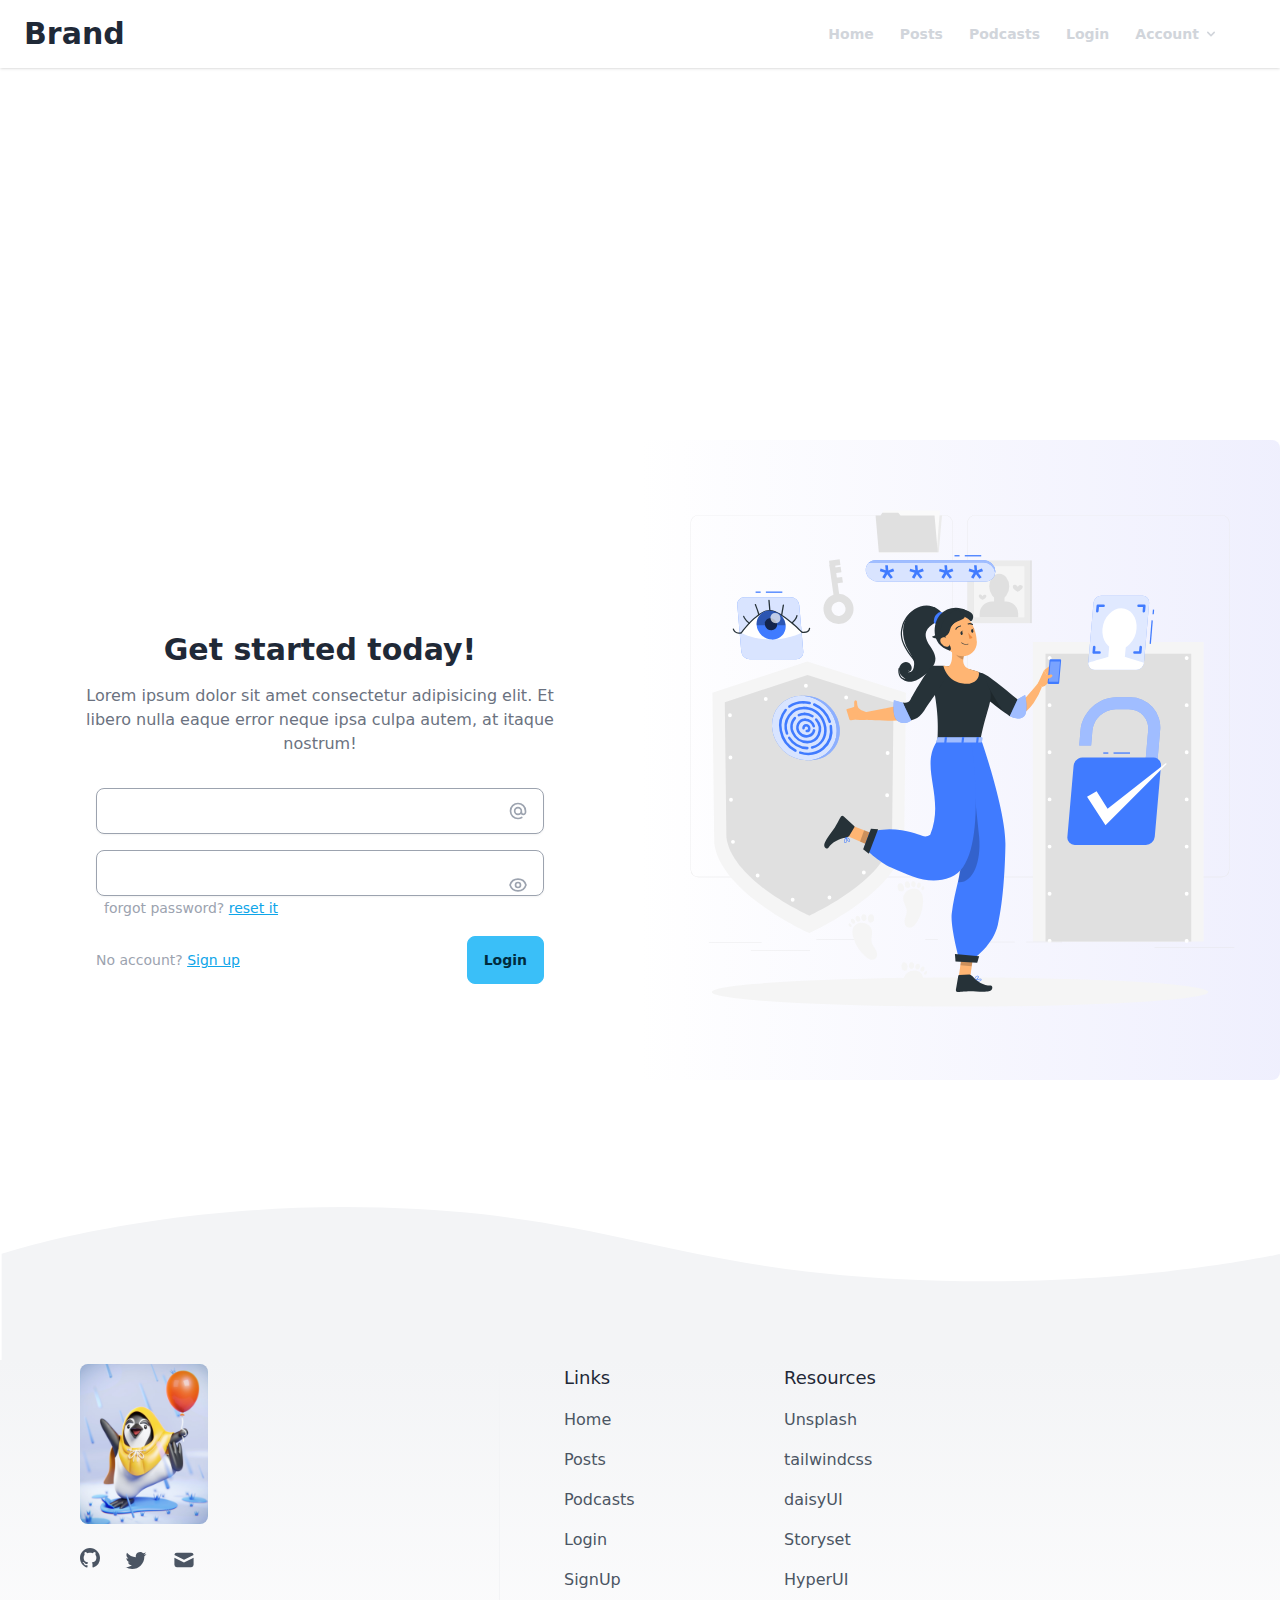
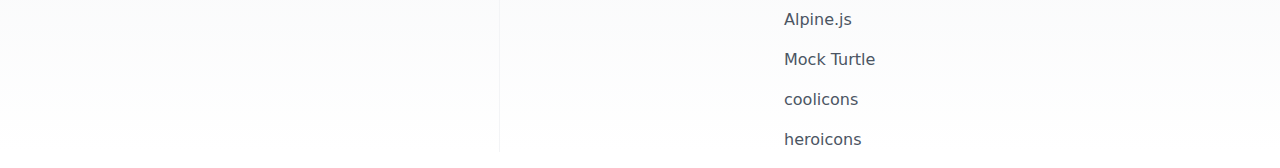
<file: login.html>
<!doctype html><html lang="en"><head><meta charset="UTF-8"><meta http-equiv="X-UA-Compatible" content="IE=edge"><meta name="viewport" content="width=device-width,initial-scale=1"><title>Login | SignUp</title><link rel="stylesheet" href="output.css"></head><body><div x-data x-html="await(await fetch('navigation.html')).text()"></div><section class="relative flex-col-reverse flex flex-wrap lg:h-screen lg:items-center lg:mt-28"><div class="w-full px-4 py-12 sm:px-6 sm:py-16 lg:w-1/2 lg:px-8 lg:py-24"><div class="mx-auto max-w-lg text-center"><h1 class="text-2xl font-bold sm:text-3xl">Get started today!</h1><p class="mt-4 text-gray-500">Lorem ipsum dolor sit amet consectetur adipisicing elit. Et libero nulla eaque error neque ipsa culpa autem, at itaque nostrum!</p></div><form x-data @submit.prevent="" action="" class="mx-auto mt-8 mb-0 max-w-md space-y-4"><div><label for="email" class="sr-only">Email</label><div class="relative"><input type="email" class="w-full rounded-lg border-gray-400 p-3 pr-12 text-sm shadow-sm bg-white/5 placeholder-white/60" placeholder="Enter email"/> <span class="absolute inset-y-0 right-4 inline-flex items-center"><svg xmlns="http://www.w3.org/2000/svg" class="h-5 w-5 text-gray-400" fill="none" viewBox="0 0 24 24" stroke="currentColor"><path stroke-linecap="round" stroke-linejoin="round" stroke-width="2" d="M16 12a4 4 0 10-8 0 4 4 0 008 0zm0 0v1.5a2.5 2.5 0 005 0V12a9 9 0 10-9 9m4.5-1.206a8.959 8.959 0 01-4.5 1.207"/></svg></span></div></div><div><label for="password" class="sr-only">Password</label><div class="relative"><input type="password" class="w-full rounded-lg border-gray-400 p-3 pr-12 text-sm shadow-sm bg-white/5 placeholder-white/60" placeholder="Enter password"/> <span class="text-sm text-gray-400 pl-2">forgot password? <a href="reset-password.html" class="text-sky-500 underline">reset it</a> </span><span class="absolute inset-y-0 right-4 inline-flex items-center"><svg xmlns="http://www.w3.org/2000/svg" class="h-5 w-5 text-gray-400" fill="none" viewBox="0 0 24 24" stroke="currentColor"><path stroke-linecap="round" stroke-linejoin="round" stroke-width="2" d="M15 12a3 3 0 11-6 0 3 3 0 016 0z"/><path stroke-linecap="round" stroke-linejoin="round" stroke-width="2" d="M2.458 12C3.732 7.943 7.523 5 12 5c4.478 0 8.268 2.943 9.542 7-1.274 4.057-5.064 7-9.542 7-4.477 0-8.268-2.943-9.542-7z"/></svg></span></div></div><div class="flex items-center justify-between"><p class="text-sm text-gray-400">No account? <a href="signup.html" class="underline text-sky-500">Sign up</a></p><button type="submit" class="ml-3 btn btn-info capitalize">Login</button></div></form></div><div class="relative h-max w-full lg:w-1/2 bg-gradient-to-r from-white/5 to-indigo-500/10 rounded-lg"><div x-data x-html="await(await fetch('illustration-1.html')).text()"></div></div></section><div x-data x-html="await(await fetch('footer.html')).text()"></div><script defer="defer" src="app.bundle.js"></script></body></html>
</file>
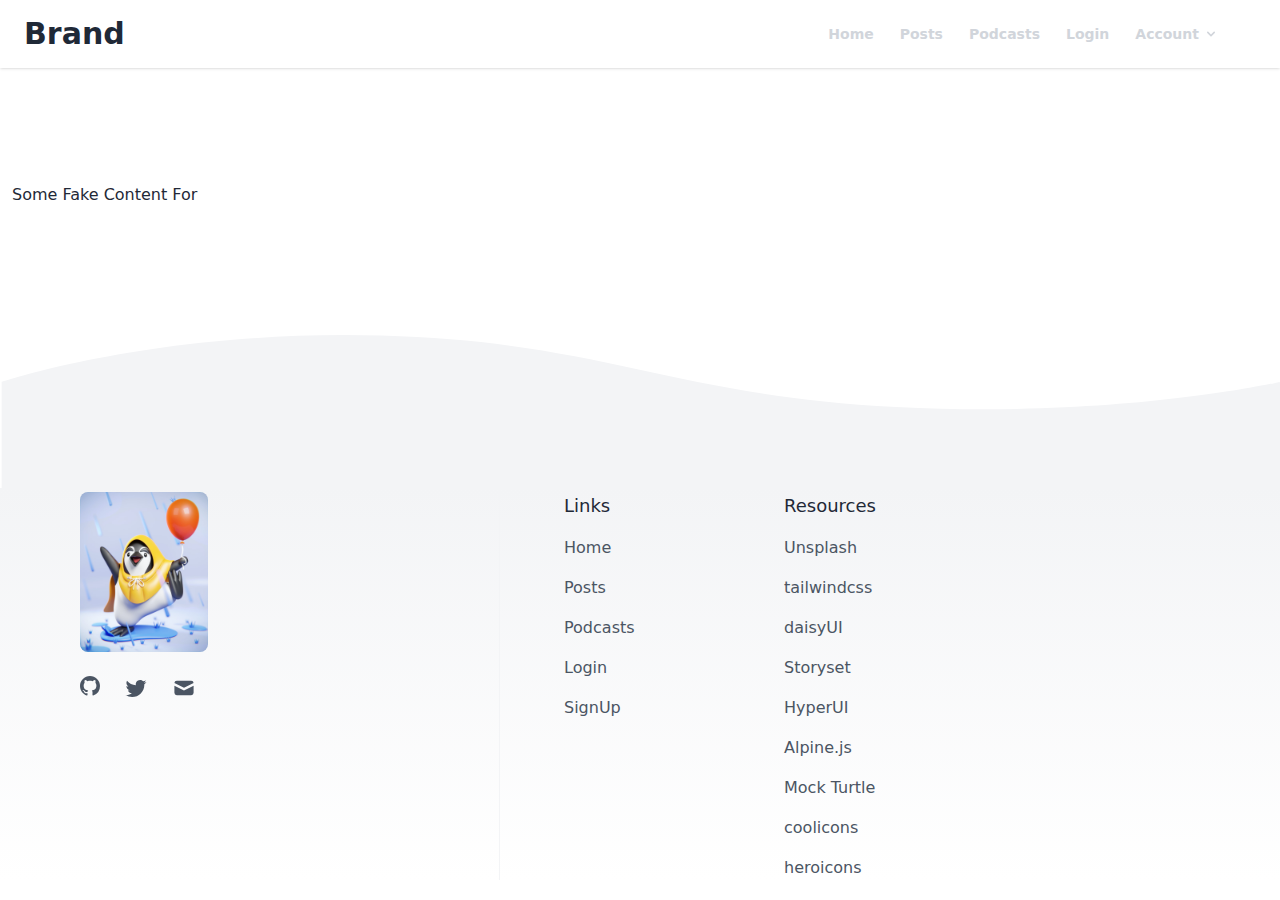
<file: podcast.html>
<!doctype html><html lang="en"><head><meta charset="UTF-8"><meta http-equiv="X-UA-Compatible" content="IE=edge"><meta name="viewport" content="width=device-width,initial-scale=1"><title>Document</title><link rel="stylesheet" href="output.css"></head><body><div x-data x-html="await(await fetch('navigation.html')).text()"></div><div class="w-full px-3 mt-28"><span class="capitalize">some fake content for </span><span x-data="{hash: ''}" x-init="hash = location.hash" x-text="hash" class="text-white/90 text-lg font-bold"></span></div><div x-data x-html="await(await fetch('footer.html')).text()"></div><script>document.title = location.hash.slice(1)</script><script defer="defer" src="app.bundle.js"></script></body></html>
</file>
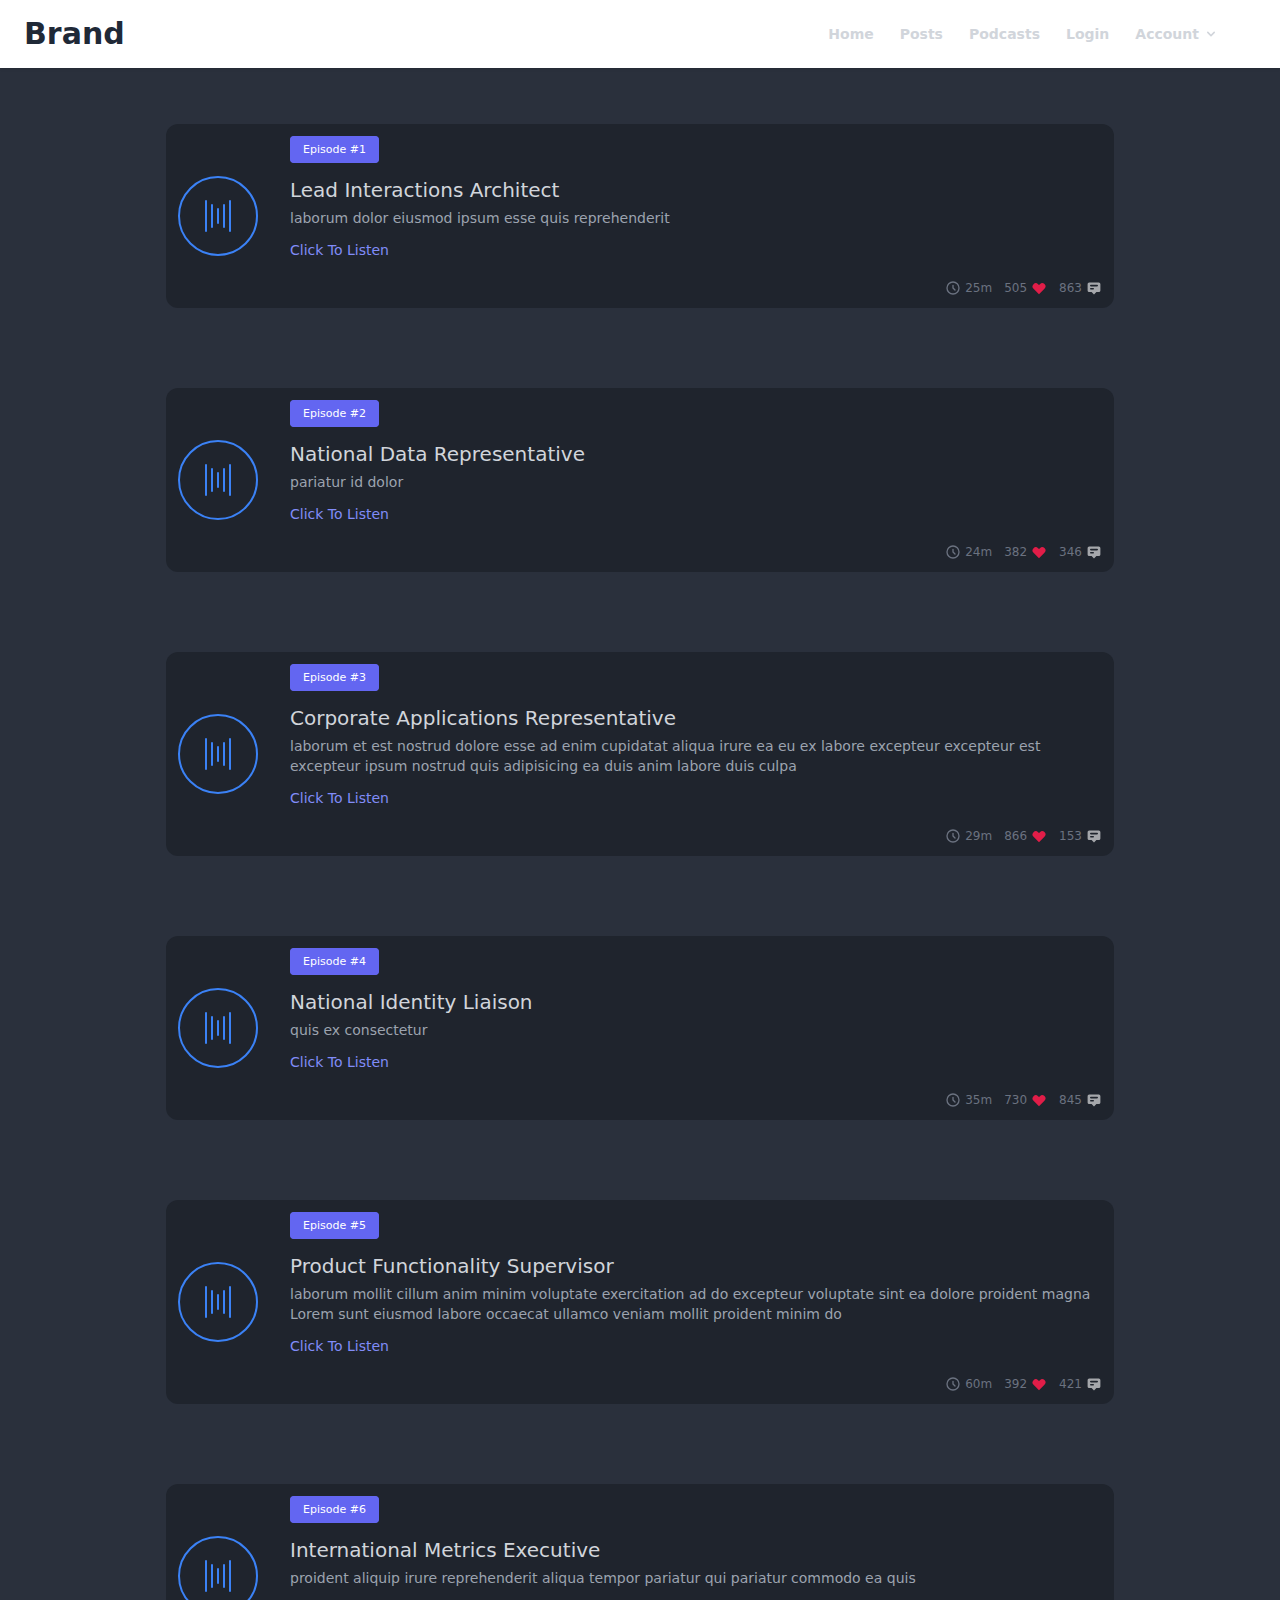
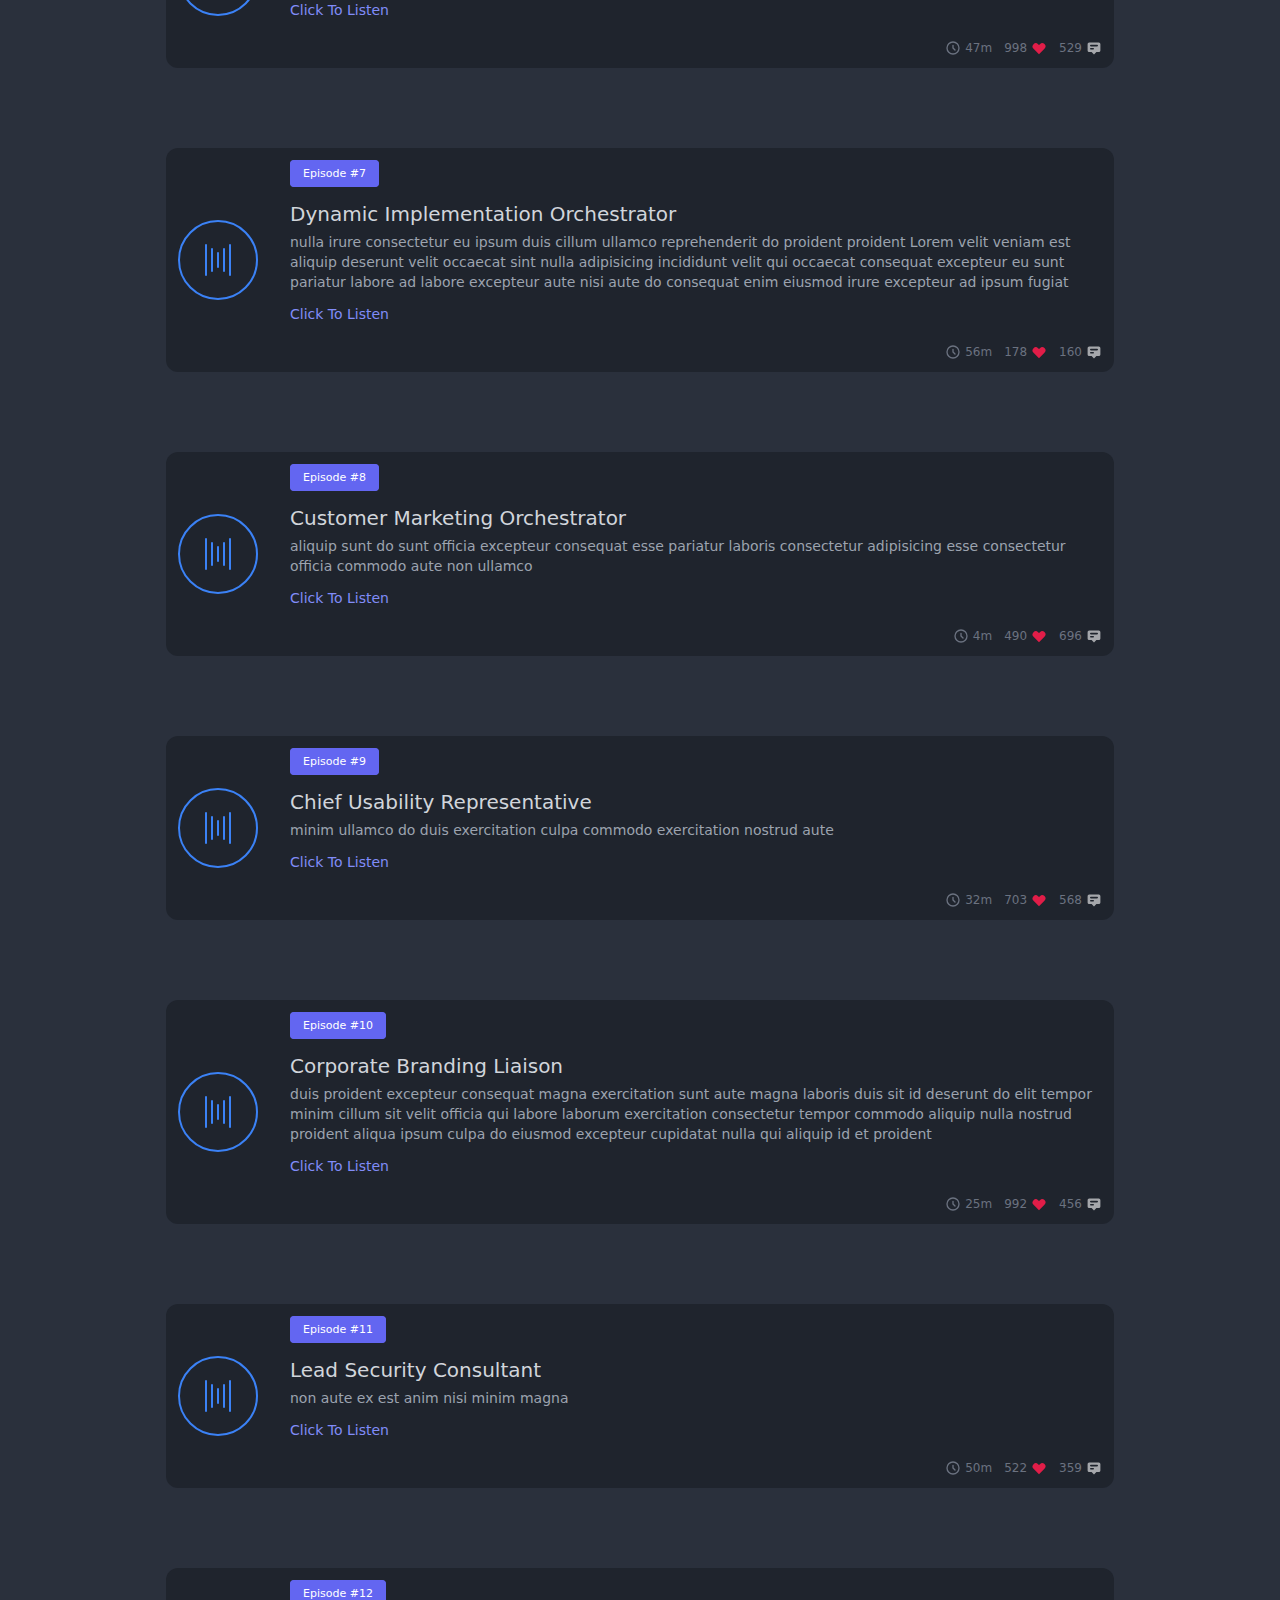
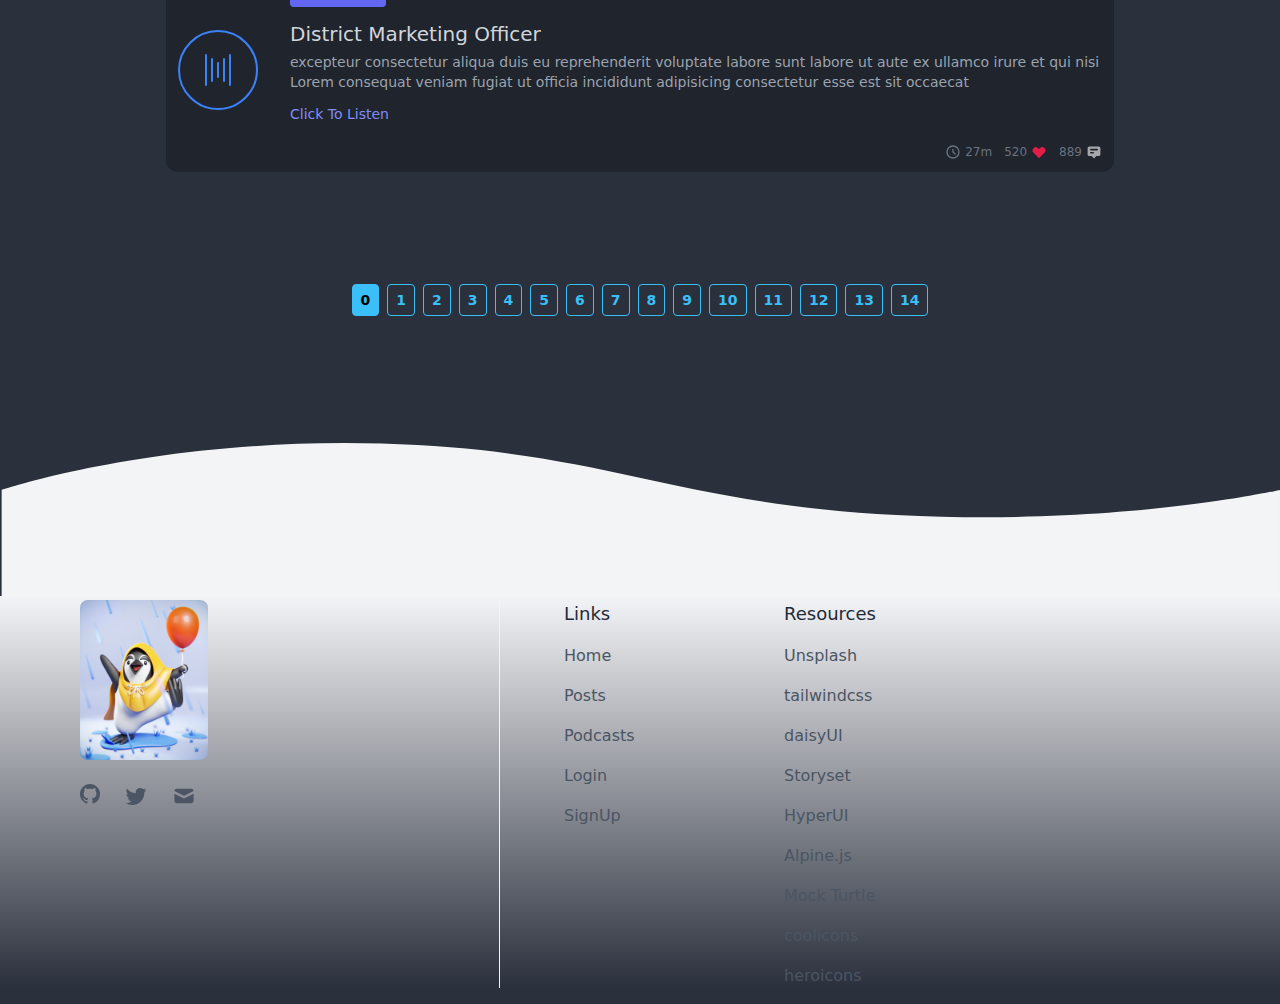
<file: podcasts.html>
<!doctype html><html lang="en" data-theme="dark"><head><meta charset="UTF-8"><meta http-equiv="X-UA-Compatible" content="IE=edge"><meta name="viewport" content="width=device-width,initial-scale=1"><title>Podcasts</title><link rel="stylesheet" href="output.css"></head><body class="w-full min-h-screen"><div x-data x-html="await(await fetch('navigation.html')).text()"></div><div x-data="{podcasts: [], current_podcasts: [], podcasts_length: 0, start_index: 0, end_index: 12, peer_page: 12, loading: true}" x-init="
      podcasts = await (await fetch('podcasts.json')).json()
      podcasts_length = podcasts.length - 1
      " x-effect="
        //.sort(function(a, b){return parseInt(b.views)- parseInt(a.views)})
        current_podcasts = podcasts.slice(start_index, end_index)
      " class="mt-14"><div x-show="loading" class="fixed top-0 left-0 right-0 bottom-0 bg-black/80 z-50 grid place-items-center"><div class="w-16 h-16 border-4 border-dashed rounded-full animate-spin dark:border-indigo-400 anim-duration-2800"></div></div><div class="grid gap-y-20 px-2"><template x-for="(podcast, index) in current_podcasts" :key="index"><article class="rounded-xl bg-base-300 p-3 w-11/12 md:w-9/12 mx-auto"><div class="flex items-start"><div class="my-auto hidden sm:grid sm:h-20 sm:w-20 sm:shrink-0 sm:place-content-center sm:rounded-full sm:border-2 sm:border-blue-500" aria-hidden="true"><div class="flex items-center gap-1"><span class="h-8 w-0.5 rounded-full bg-blue-500"></span> <span class="h-6 w-0.5 rounded-full bg-blue-500"></span> <span class="h-4 w-0.5 rounded-full bg-blue-500"></span> <span class="h-6 w-0.5 rounded-full bg-blue-500"></span> <span class="h-8 w-0.5 rounded-full bg-blue-500"></span></div></div><div class="sm:ml-8 w-full"><strong class="rounded border border-indigo-500 bg-indigo-500 px-3 py-1.5 text-[11px] font-medium text-white">Episode #<span x-text="podcast.episode"></span></strong><h3 class="mt-4 text-lg font-medium sm:text-xl"><a :href="'podcast.html#'+podcast.title.replaceAll(' ', '_')" target="_blank" class="hover:underline text-gray-300" x-text="podcast.title"></a></h3><p class="mt-1 text-sm text-gray-400 line-clamp-3" x-text="podcast.desc"></p><a :href="'podcast.html#'+podcast.title.replaceAll(' ', '_')" target="_blank" class="link link-hover text-indigo-400 text-sm mt-3 block capitalize w-max">click to listen</a><div class="flex items-center justify-end gap-x-3"><div class="mt-5 sm:flex sm:items-center sm:gap-2"><div class="flex items-center text-gray-500"><svg class="h-4 w-4" fill="none" stroke="currentColor" viewBox="0 0 24 24" xmlns="http://www.w3.org/2000/svg"><path stroke-linecap="round" stroke-linejoin="round" stroke-width="2" d="M12 8v4l3 3m6-3a9 9 0 11-18 0 9 9 0 0118 0z"></path></svg><p class="ml-1 text-xs font-medium"><span x-text="podcast.duration"></span>m</p></div></div><div class="mt-5 sm:flex sm:items-center sm:gap-2"><div class="flex items-center text-gray-500"><p class="mr-1 text-xs font-medium" x-text="podcast.likes"></p><svg class="w-[16px] h-[16px] fill-rose-600" viewBox="0 0 20 20" xmlns="http://www.w3.org/2000/svg"><path fill-rule="evenodd" d="M3.172 5.172a4 4 0 015.656 0L10 6.343l1.172-1.171a4 4 0 115.656 5.656L10 17.657l-6.828-6.829a4 4 0 010-5.656z" clip-rule="evenodd"></path></svg></div></div><div class="mt-5 sm:flex sm:items-center sm:gap-2"><div class="flex items-center text-gray-500"><p class="mr-1 text-xs font-medium" x-text="podcast.comments"></p><svg class="w-4 h-4 fill-white/60" viewBox="0 0 20 20" xmlns="http://www.w3.org/2000/svg"><path fill-rule="evenodd" d="M18 13V5a2 2 0 00-2-2H4a2 2 0 00-2 2v8a2 2 0 002 2h3l3 3 3-3h3a2 2 0 002-2zM5 7a1 1 0 011-1h8a1 1 0 110 2H6a1 1 0 01-1-1zm1 3a1 1 0 100 2h3a1 1 0 100-2H6z" clip-rule="evenodd"></path></svg></div></div></div></div></div></article></template></div><ol class="flex flex-wrap w-11/12 mx-auto justify-center items-center gap-2 text-xs font-medium mt-28"><template x-for="(i, index) in $range(0, podcasts_length, peer_page)"><li><button x-text="index" :data-paginationbtn-start-index="i" @click="
                  loading = true
                  start_index = i
                  end_index = ( peer_page + i )
                  moveActivePaginationBtnClass($el)
                  setTimeout(function() {
                    loading = false
                  }, 1000)
                " class="btn btn-sm btn-outline btn-info block rounded text-center py-1.5 px-2"></button></li></template></ol><span x-init="loading = false"></span></div><div x-data x-html="await(await fetch('footer.html')).text()"></div><span x-init="onCreated()"></span><script>function moveActivePaginationBtnClass(clickedBtn) {
        document.querySelector(".pagination-active")?.classList.remove("pagination-active")
        clickedBtn.classList.add("pagination-active")
      }

      function onCreated() {
        document.querySelector("[data-paginationBtn-start-index='0']").classList.add('pagination-active')
      }</script><script defer="defer" src="app.bundle.js"></script></body></html>
</file>
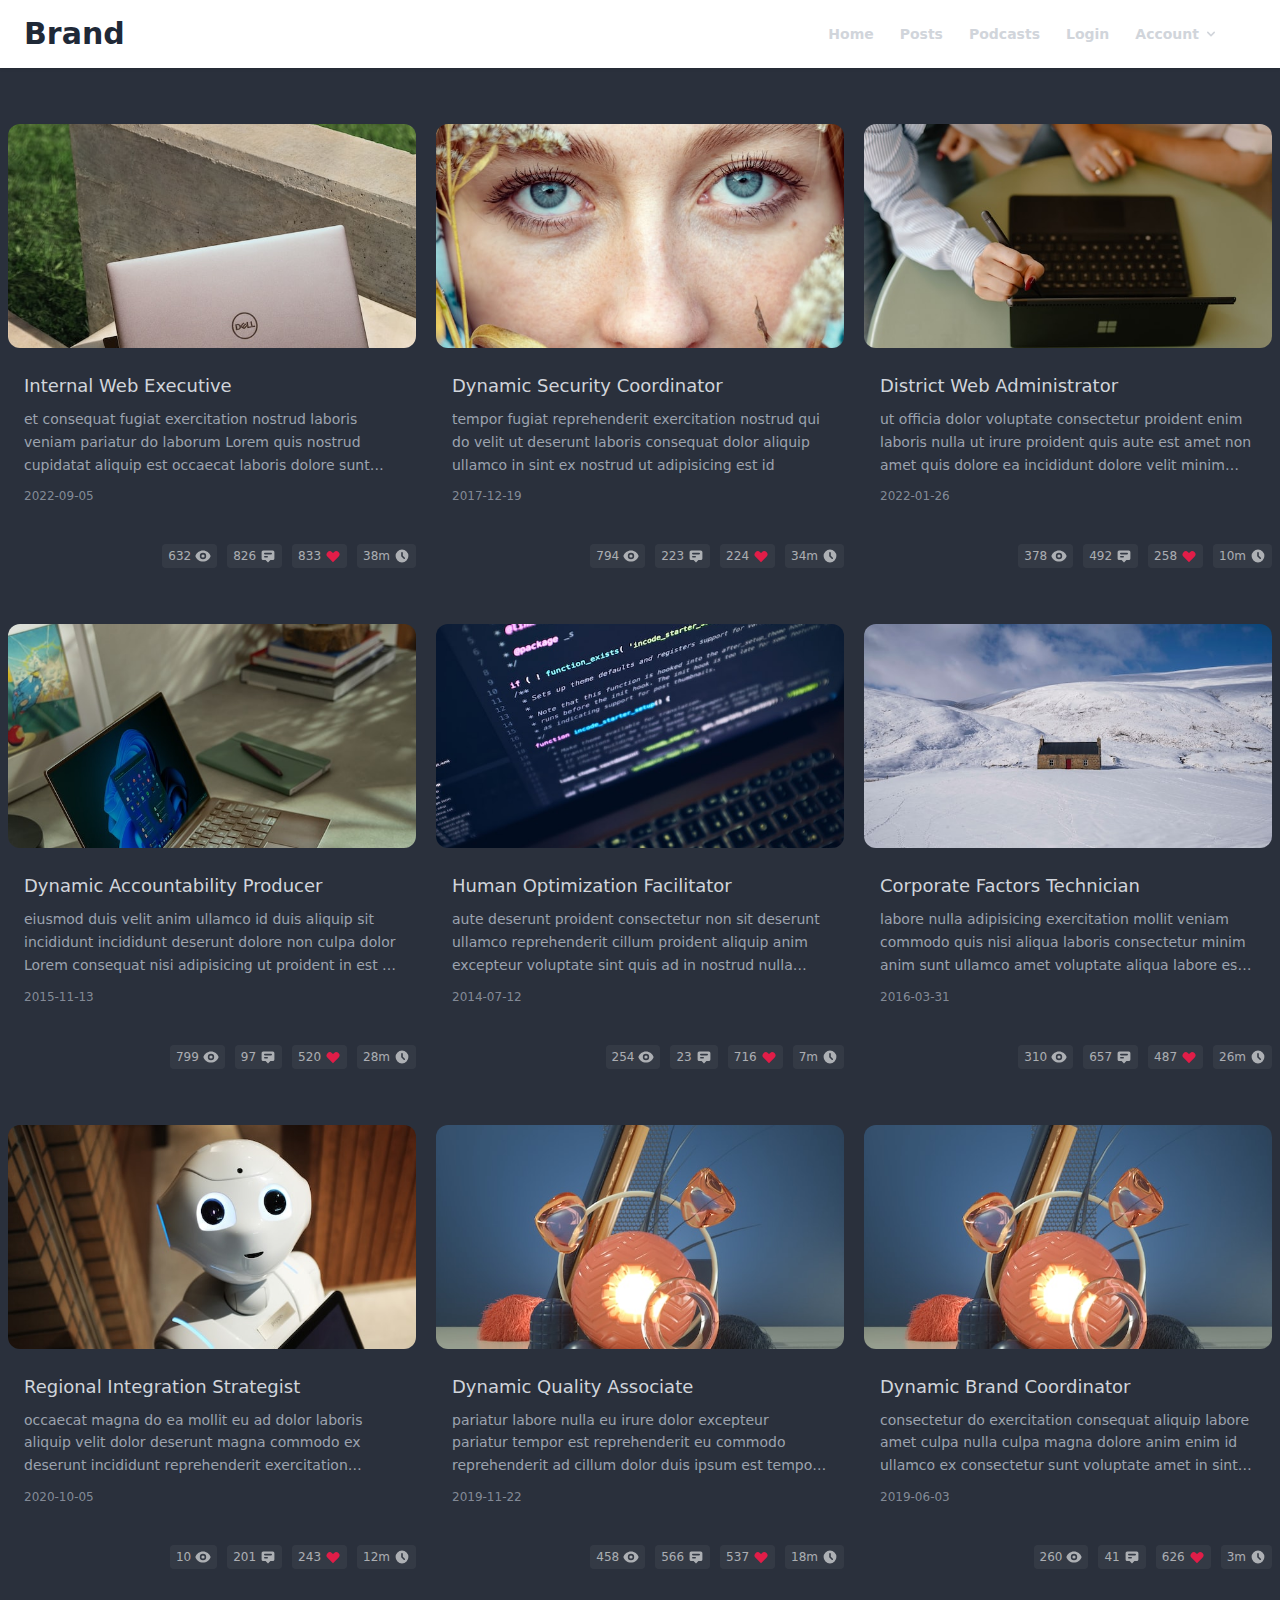
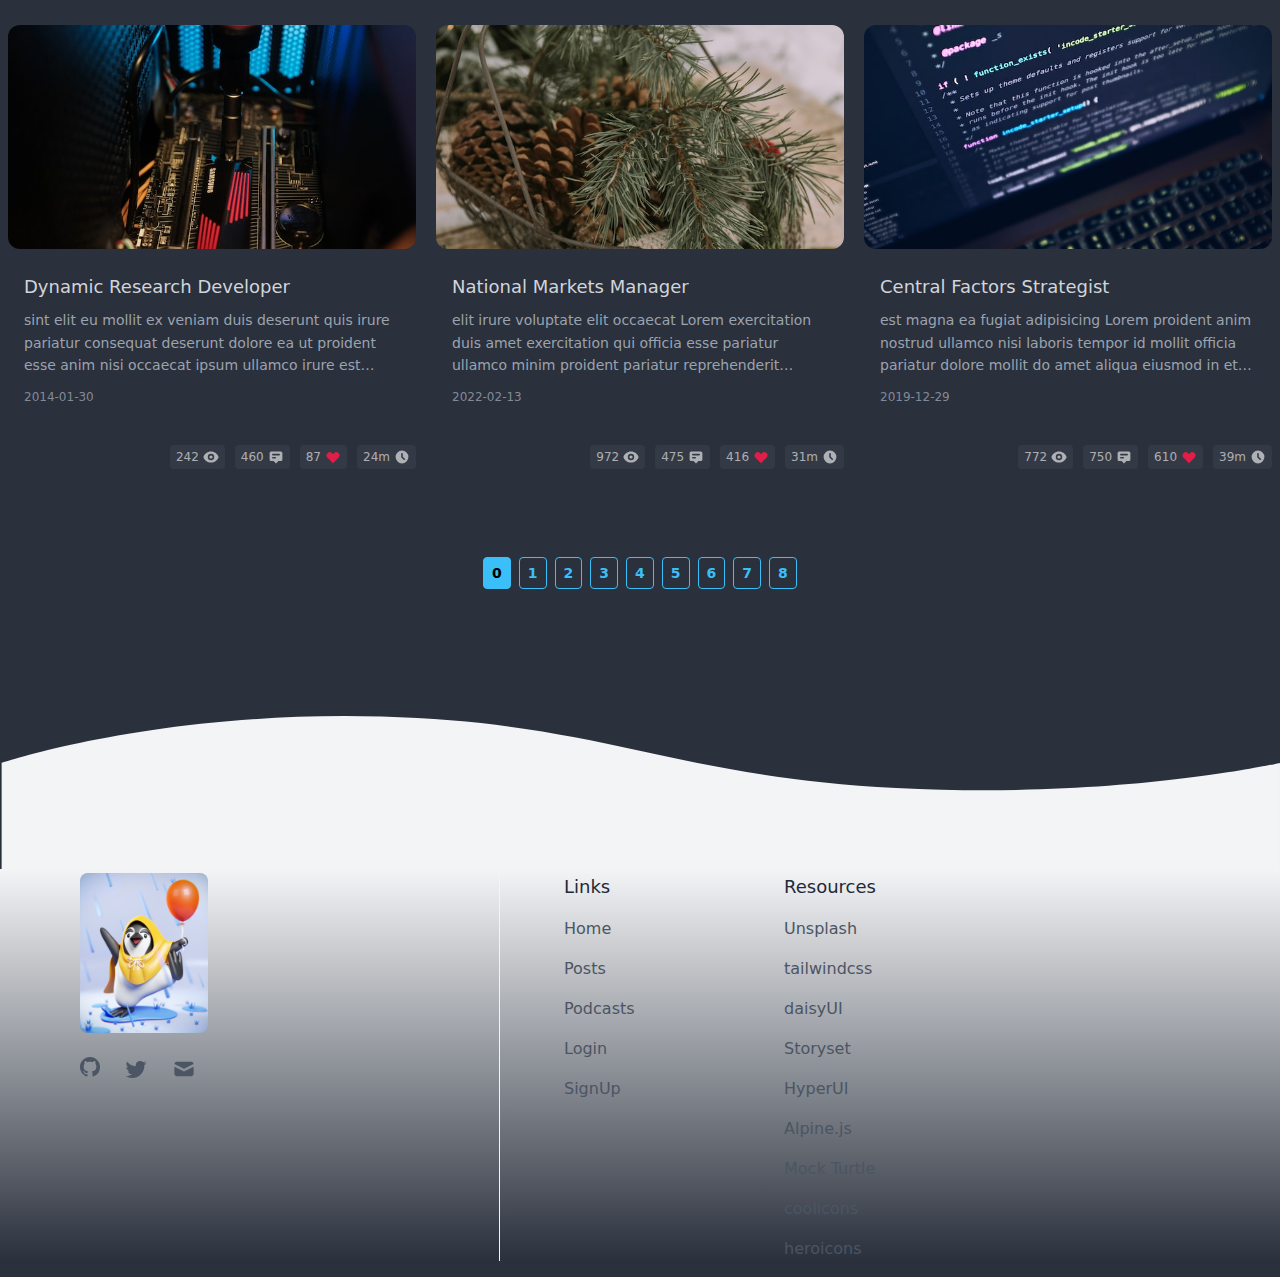
<file: posts.html>
<!doctype html><html lang="en" data-theme="dark"><head><meta charset="UTF-8"><meta http-equiv="X-UA-Compatible" content="IE=edge"><meta name="viewport" content="width=device-width,initial-scale=1"><title>Posts</title><link rel="stylesheet" href="output.css"></head><body class="w-full min-h-screen"><div x-data x-html="await(await fetch('navigation.html')).text()"></div><div x-data="{posts: [], current_posts: [], posts_length: 0, start_index: 0, end_index: 12, peer_page: 12, loading: true}" x-init="
        posts = await (await fetch('posts.json')).json()
        posts_length = posts.length - 1
      " x-effect="
        //.sort(function(a, b){return parseInt(b.views)- parseInt(a.views)})
        current_posts = posts.slice(start_index, end_index)
      " class="mt-14"><div x-show="loading" class="fixed top-0 left-0 right-0 bottom-0 bg-black/80 z-50 grid place-items-center"><div class="w-16 h-16 border-4 border-dashed rounded-full animate-spin dark:border-indigo-400 anim-duration-2800"></div></div><div class="grid md:grid-cols-2 lg:grid-cols-3 gap-x-5 gap-y-20 px-2"><template x-for="(post, index) in current_posts" :key="index"><div><article class="group h-full"><figure class="w-full h-56 overflow-hidden rounded-xl"><img loading="lazy" :src="post.img" class="w-full h-full object-cover shadow-xl transition group-hover:scale-105 group-hover:grayscale-[50%]"/></figure><p class="text-white/60 px-4 mt-2 text-sm" x-text="post['pub-time']"></p><div class="p-4"><a :href="'post.html#'+post.title.replaceAll(' ', '_')" target="_blank"><h3 class="text-lg font-medium text-gray-300 link link-hover" x-text="post.title"></h3></a><p class="mt-2 text-sm leading-relaxed text-gray-400 line-clamp-3" x-text="post.desc"></p><p class="text-gray-400/80 text-xs mt-3" x-text="post['pub_time']"></p></div></article><div class="flex items-center justify-end gap-x-2.5"><span class="flex gap-x-1 items-center bg-white/5 rounded py-1 px-1.5"><span class="text-white/60 text-xs" x-text="post.views"></span> <svg class="w-4 h-4 fill-white/60" viewBox="0 0 20 20" xmlns="http://www.w3.org/2000/svg"><path d="M10 12a2 2 0 100-4 2 2 0 000 4z"></path><path fill-rule="evenodd" d="M.458 10C1.732 5.943 5.522 3 10 3s8.268 2.943 9.542 7c-1.274 4.057-5.064 7-9.542 7S1.732 14.057.458 10zM14 10a4 4 0 11-8 0 4 4 0 018 0z" clip-rule="evenodd"></path></svg> </span><span class="flex gap-x-1 items-center bg-white/5 rounded py-1 px-1.5"><span class="text-white/60 text-xs" x-text="post.comments"></span> <svg class="w-4 h-4 fill-white/60" viewBox="0 0 20 20" xmlns="http://www.w3.org/2000/svg"><path fill-rule="evenodd" d="M18 13V5a2 2 0 00-2-2H4a2 2 0 00-2 2v8a2 2 0 002 2h3l3 3 3-3h3a2 2 0 002-2zM5 7a1 1 0 011-1h8a1 1 0 110 2H6a1 1 0 01-1-1zm1 3a1 1 0 100 2h3a1 1 0 100-2H6z" clip-rule="evenodd"></path></svg> </span><span class="flex gap-x-1 items-center bg-white/5 rounded py-1 px-1.5"><span class="text-white/60 text-xs" x-text="post.likes"></span> <svg class="w-[16px] h-[16px] fill-rose-600" viewBox="0 0 20 20" xmlns="http://www.w3.org/2000/svg"><path fill-rule="evenodd" d="M3.172 5.172a4 4 0 015.656 0L10 6.343l1.172-1.171a4 4 0 115.656 5.656L10 17.657l-6.828-6.829a4 4 0 010-5.656z" clip-rule="evenodd"></path></svg> </span><span class="flex gap-x-1 items-center bg-white/5 rounded py-1 px-1.5"><span class="text-white/60 text-xs"><span x-text="post['read-time']"></span>m </span><svg class="w-4 h-4 fill-white/60" viewBox="0 0 20 20" xmlns="http://www.w3.org/2000/svg"><path fill-rule="evenodd" d="M10 18a8 8 0 100-16 8 8 0 000 16zm1-12a1 1 0 10-2 0v4a1 1 0 00.293.707l2.828 2.829a1 1 0 101.415-1.415L11 9.586V6z" clip-rule="evenodd"></path></svg></span></div></div></template></div><ol class="flex flex-wrap w-11/12 mx-auto justify-center items-center gap-2 text-xs font-medium mt-28"><template x-for="(i, index) in $range(0, posts_length, peer_page)"><li><button x-text="index" :data-paginationbtn-start-index="i" @click="
                  loading = true
                  start_index = i
                  end_index = ( peer_page + i )
                  moveActivePaginationBtnClass($el)
                  setTimeout(function() {
                    loading = false
                  }, 1000)
                " class="btn btn-sm btn-outline btn-info block rounded text-center py-1.5 px-2"></button></li></template></ol><span x-init="
          setTimeout(function(){
            loading = false
          }, 800)
        "></span></div><div x-data x-html="await(await fetch('footer.html')).text()"></div><span x-init="onCreated()"></span><script>async function getPosts(ref) {
      }

      function moveActivePaginationBtnClass(clickedBtn) {
        document.querySelector(".pagination-active")?.classList.remove("pagination-active")
        clickedBtn.classList.add("pagination-active")
      }

      function onCreated() {
        document.querySelector("[data-paginationBtn-start-index='0']").classList.add('pagination-active')
      }</script><script defer="defer" src="app.bundle.js"></script></body></html>
</file>
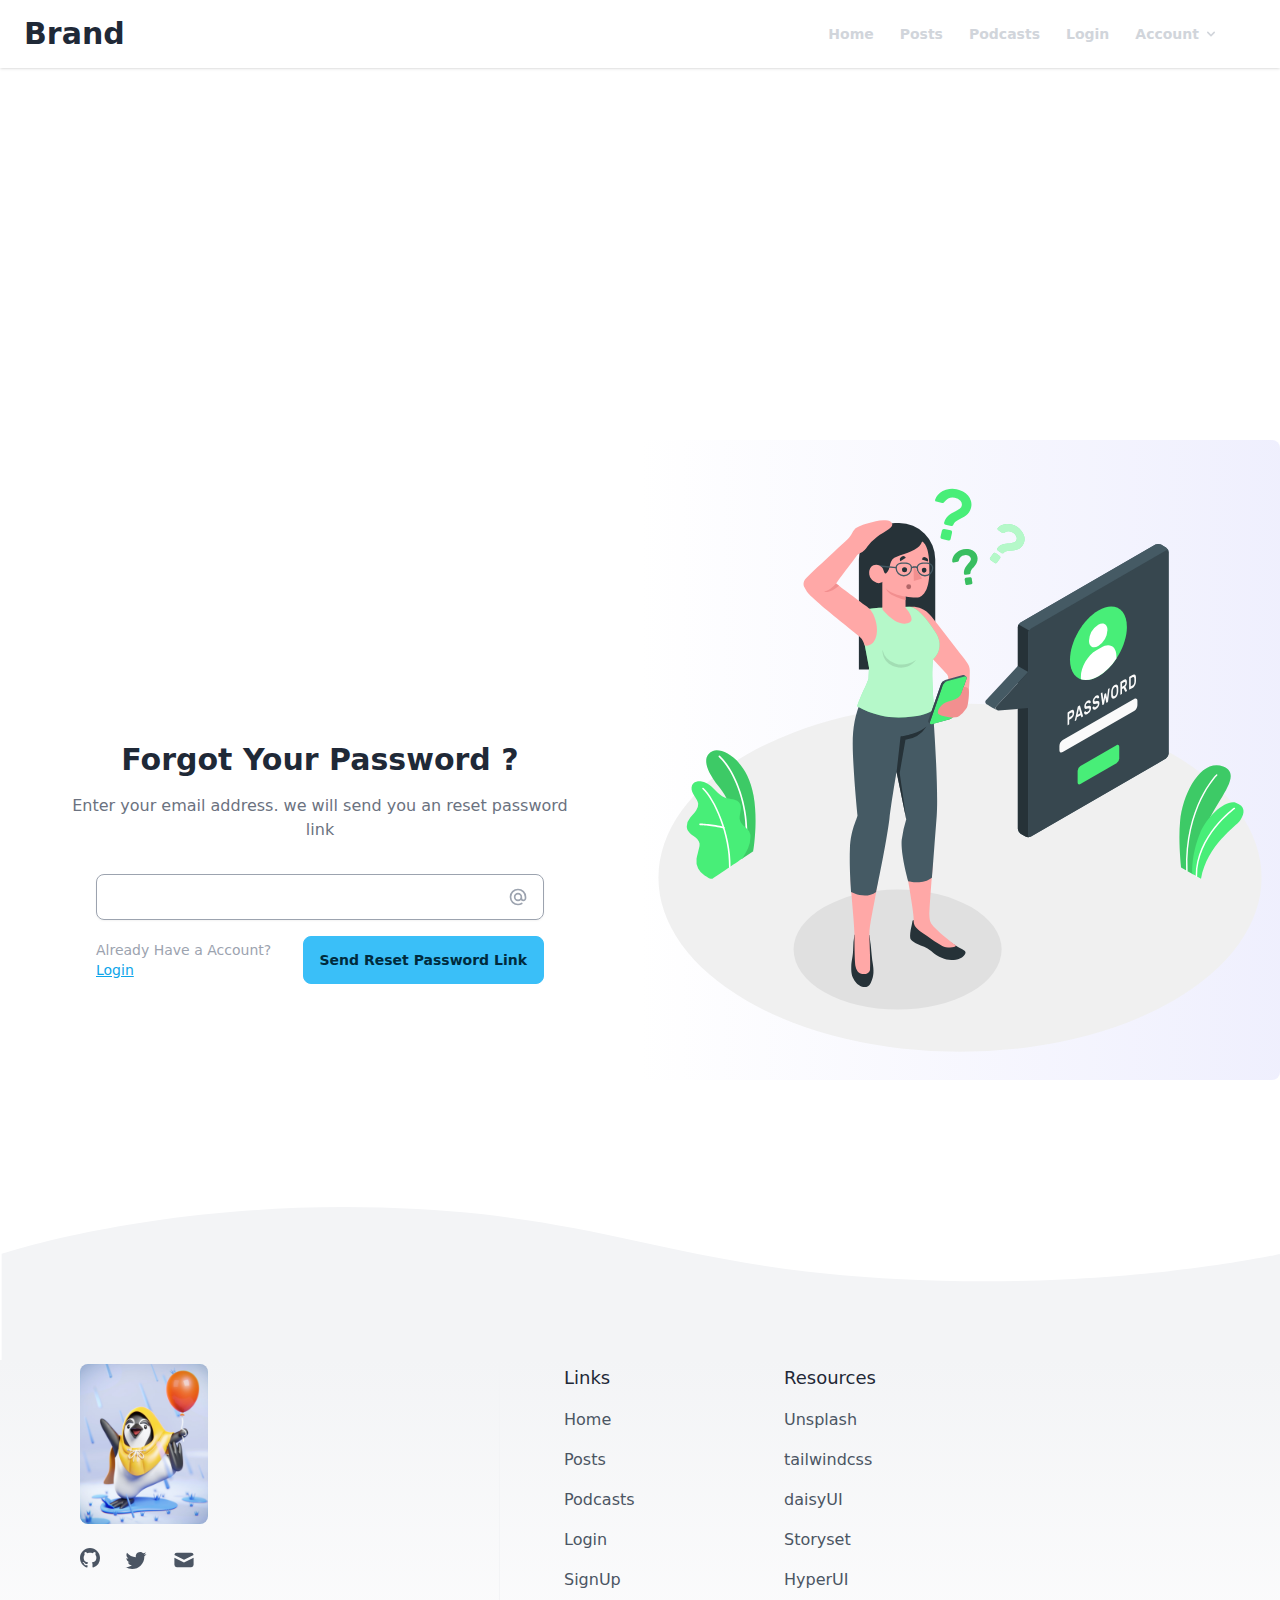
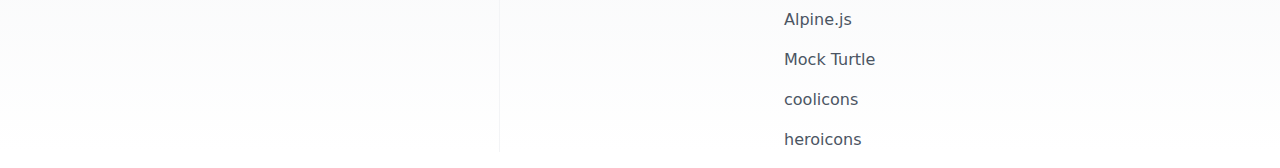
<file: reset-password.html>
<!doctype html><html lang="en"><head><meta charset="UTF-8"><meta http-equiv="X-UA-Compatible" content="IE=edge"><meta name="viewport" content="width=device-width,initial-scale=1"><title>Reset Password</title><link rel="stylesheet" href="output.css"></head><body><div x-data x-html="await(await fetch('navigation.html')).text()"></div><section class="relative flex-col-reverse flex flex-wrap lg:h-screen lg:items-center lg:mt-28"><div class="w-full px-4 py-12 sm:px-6 sm:py-16 lg:w-1/2 lg:px-8 lg:py-24"><div class="mx-auto max-w-lg text-center"><h1 class="text-2xl font-bold sm:text-3xl">Forgot Your Password ?</h1><p class="mt-4 text-gray-500">Enter your email address. we will send you an reset password link</p></div><form x-data @submit.prevent="" action="" class="mx-auto mt-8 mb-0 max-w-md space-y-4"><div><label for="email" class="sr-only">Email</label><div class="relative"><input type="email" class="w-full rounded-lg border-gray-400 p-3 pr-12 text-sm shadow-sm bg-white/5 placeholder-white/60" placeholder="Enter email"/> <span class="absolute inset-y-0 right-4 inline-flex items-center"><svg xmlns="http://www.w3.org/2000/svg" class="h-5 w-5 text-gray-400" fill="none" viewBox="0 0 24 24" stroke="currentColor"><path stroke-linecap="round" stroke-linejoin="round" stroke-width="2" d="M16 12a4 4 0 10-8 0 4 4 0 008 0zm0 0v1.5a2.5 2.5 0 005 0V12a9 9 0 10-9 9m4.5-1.206a8.959 8.959 0 01-4.5 1.207"/></svg></span></div></div><div class="flex items-center justify-between"><p class="text-sm text-gray-400">Already Have a Account? <a href="login.html" class="underline text-sky-500">Login</a></p><button type="submit" class="ml-3 btn btn-info capitalize">Send Reset Password Link</button></div></form></div><div class="relative h-max w-full lg:w-1/2 bg-gradient-to-r from-white/5 to-indigo-500/10 rounded-lg"><div x-data x-html="await(await fetch('illustration-forget-password-1.html')).text()"></div></div></section><div x-data x-html="await(await fetch('footer.html')).text()"></div><script defer="defer" src="app.bundle.js"></script></body></html>
</file>
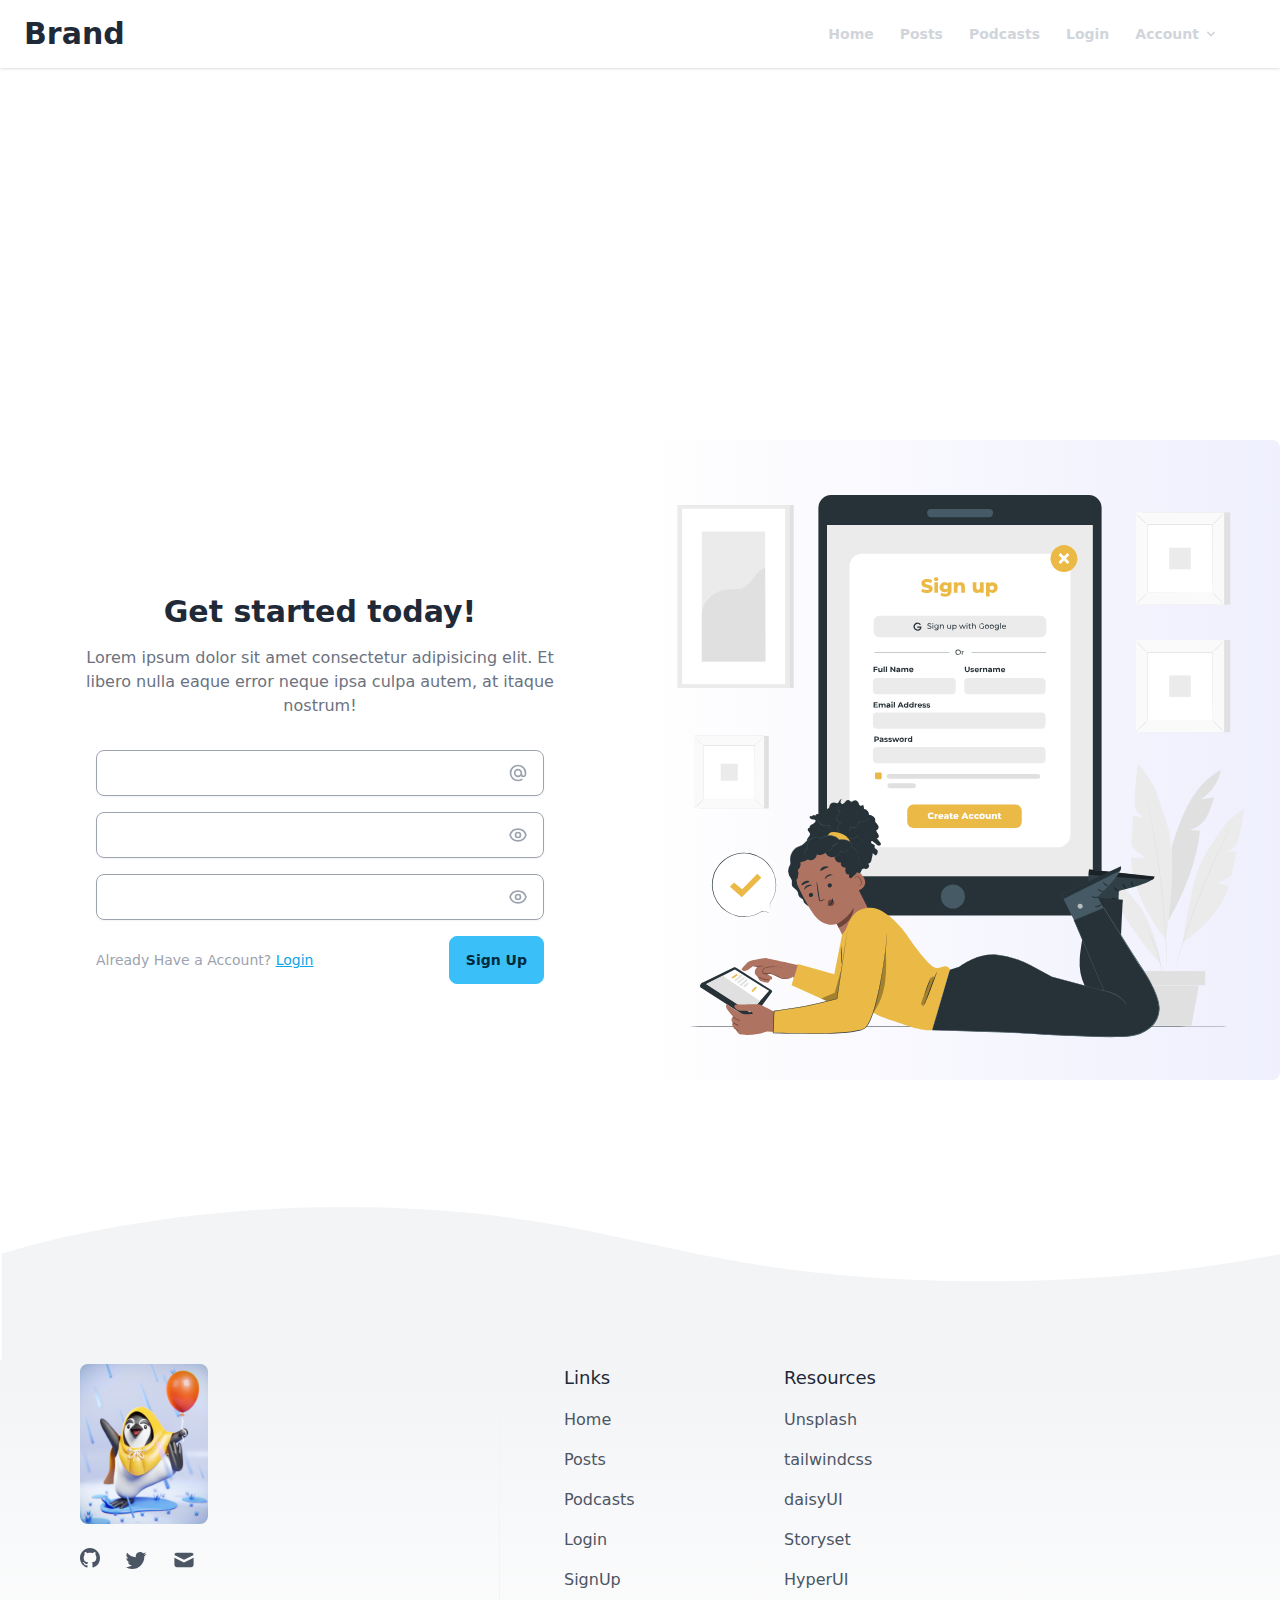
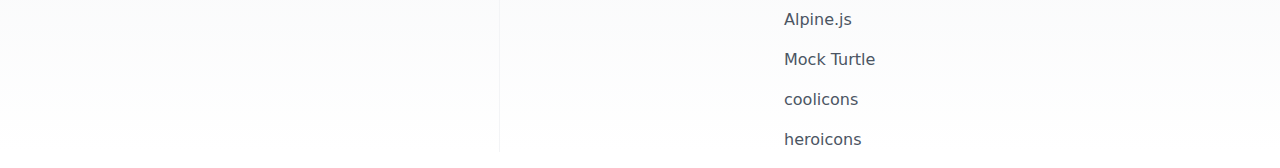
<file: signup.html>
<!doctype html><html lang="en"><head><meta charset="UTF-8"><meta http-equiv="X-UA-Compatible" content="IE=edge"><meta name="viewport" content="width=device-width,initial-scale=1"><title>SignUp | Login</title><link rel="stylesheet" href="output.css"></head><body><div x-data x-html="await(await fetch('navigation.html')).text()"></div><section class="relative flex-col-reverse flex flex-wrap lg:h-screen lg:items-center lg:mt-28"><div class="w-full px-4 py-12 sm:px-6 sm:py-16 lg:w-1/2 lg:px-8 lg:py-24"><div class="mx-auto max-w-lg text-center"><h1 class="text-2xl font-bold sm:text-3xl">Get started today!</h1><p class="mt-4 text-gray-500">Lorem ipsum dolor sit amet consectetur adipisicing elit. Et libero nulla eaque error neque ipsa culpa autem, at itaque nostrum!</p></div><form x-data @submit.prevent="" action="" class="mx-auto mt-8 mb-0 max-w-md space-y-4"><div><label for="email" class="sr-only">Email</label><div class="relative"><input type="email" class="w-full rounded-lg border-gray-400 p-3 pr-12 text-sm shadow-sm bg-white/5 placeholder-white/60" placeholder="Enter email"/> <span class="absolute inset-y-0 right-4 inline-flex items-center"><svg xmlns="http://www.w3.org/2000/svg" class="h-5 w-5 text-gray-400" fill="none" viewBox="0 0 24 24" stroke="currentColor"><path stroke-linecap="round" stroke-linejoin="round" stroke-width="2" d="M16 12a4 4 0 10-8 0 4 4 0 008 0zm0 0v1.5a2.5 2.5 0 005 0V12a9 9 0 10-9 9m4.5-1.206a8.959 8.959 0 01-4.5 1.207"/></svg></span></div></div><div><label for="password" class="sr-only">Password</label><div class="relative"><input type="password" class="w-full rounded-lg border-gray-400 p-3 pr-12 text-sm shadow-sm bg-white/5 placeholder-white/60" placeholder="Enter password"/> <span class="absolute inset-y-0 right-4 inline-flex items-center"><svg xmlns="http://www.w3.org/2000/svg" class="h-5 w-5 text-gray-400" fill="none" viewBox="0 0 24 24" stroke="currentColor"><path stroke-linecap="round" stroke-linejoin="round" stroke-width="2" d="M15 12a3 3 0 11-6 0 3 3 0 016 0z"/><path stroke-linecap="round" stroke-linejoin="round" stroke-width="2" d="M2.458 12C3.732 7.943 7.523 5 12 5c4.478 0 8.268 2.943 9.542 7-1.274 4.057-5.064 7-9.542 7-4.477 0-8.268-2.943-9.542-7z"/></svg></span></div></div><div><label for="password" class="sr-only">Password</label><div class="relative"><input type="password" class="w-full rounded-lg border-gray-400 p-3 pr-12 text-sm shadow-sm bg-white/5 placeholder-white/60" placeholder="confirm password"/> <span class="absolute inset-y-0 right-4 inline-flex items-center"><svg xmlns="http://www.w3.org/2000/svg" class="h-5 w-5 text-gray-400" fill="none" viewBox="0 0 24 24" stroke="currentColor"><path stroke-linecap="round" stroke-linejoin="round" stroke-width="2" d="M15 12a3 3 0 11-6 0 3 3 0 016 0z"/><path stroke-linecap="round" stroke-linejoin="round" stroke-width="2" d="M2.458 12C3.732 7.943 7.523 5 12 5c4.478 0 8.268 2.943 9.542 7-1.274 4.057-5.064 7-9.542 7-4.477 0-8.268-2.943-9.542-7z"/></svg></span></div></div><div class="flex items-center justify-between"><p class="text-sm text-gray-400">Already Have a Account? <a href="login.html" class="underline text-sky-500">Login</a></p><button type="submit" class="ml-3 btn btn-info capitalize">Sign Up</button></div></form></div><div class="relative h-max w-full lg:w-1/2 bg-gradient-to-r from-white/5 to-indigo-500/10 rounded-lg"><div x-data x-html="await(await fetch('illustration-signup-1.html')).text()"></div></div></section><div x-data x-html="await(await fetch('footer.html')).text()"></div><script defer="defer" src="app.bundle.js"></script></body></html>
</file>
